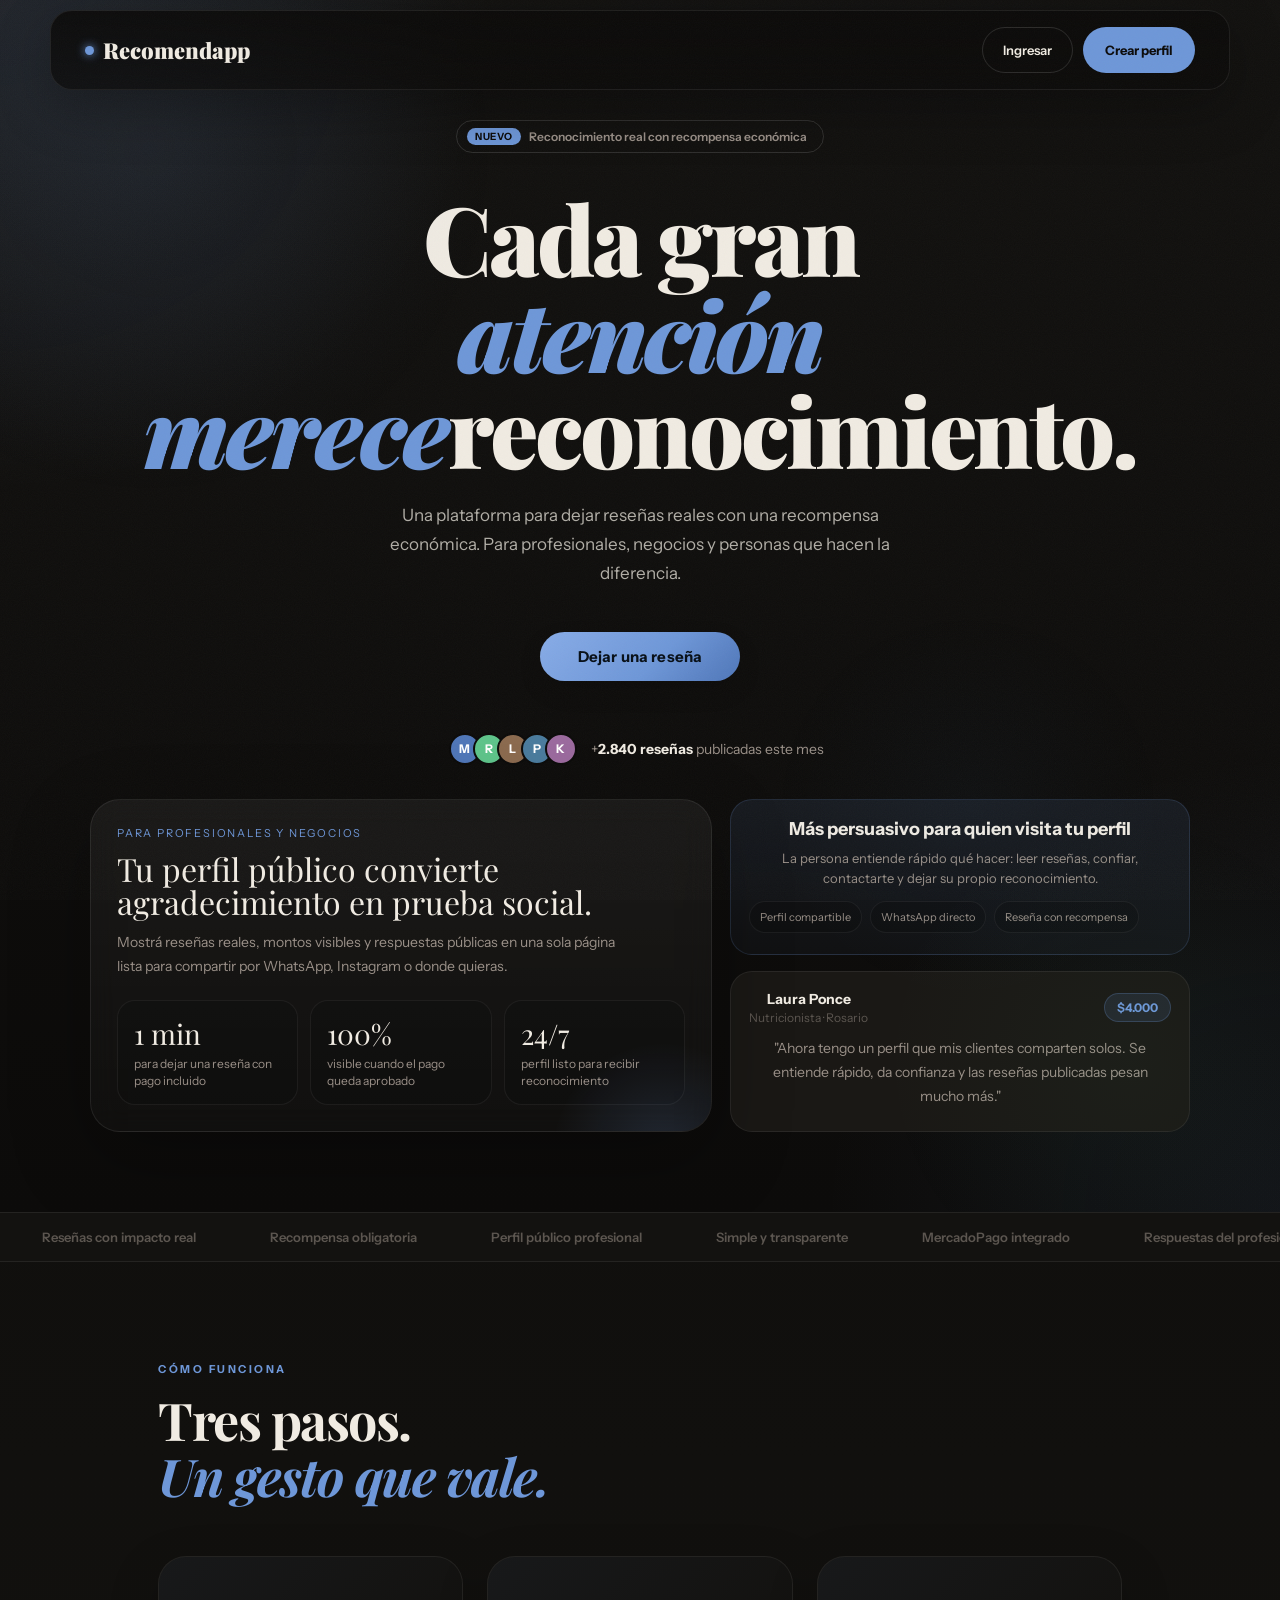
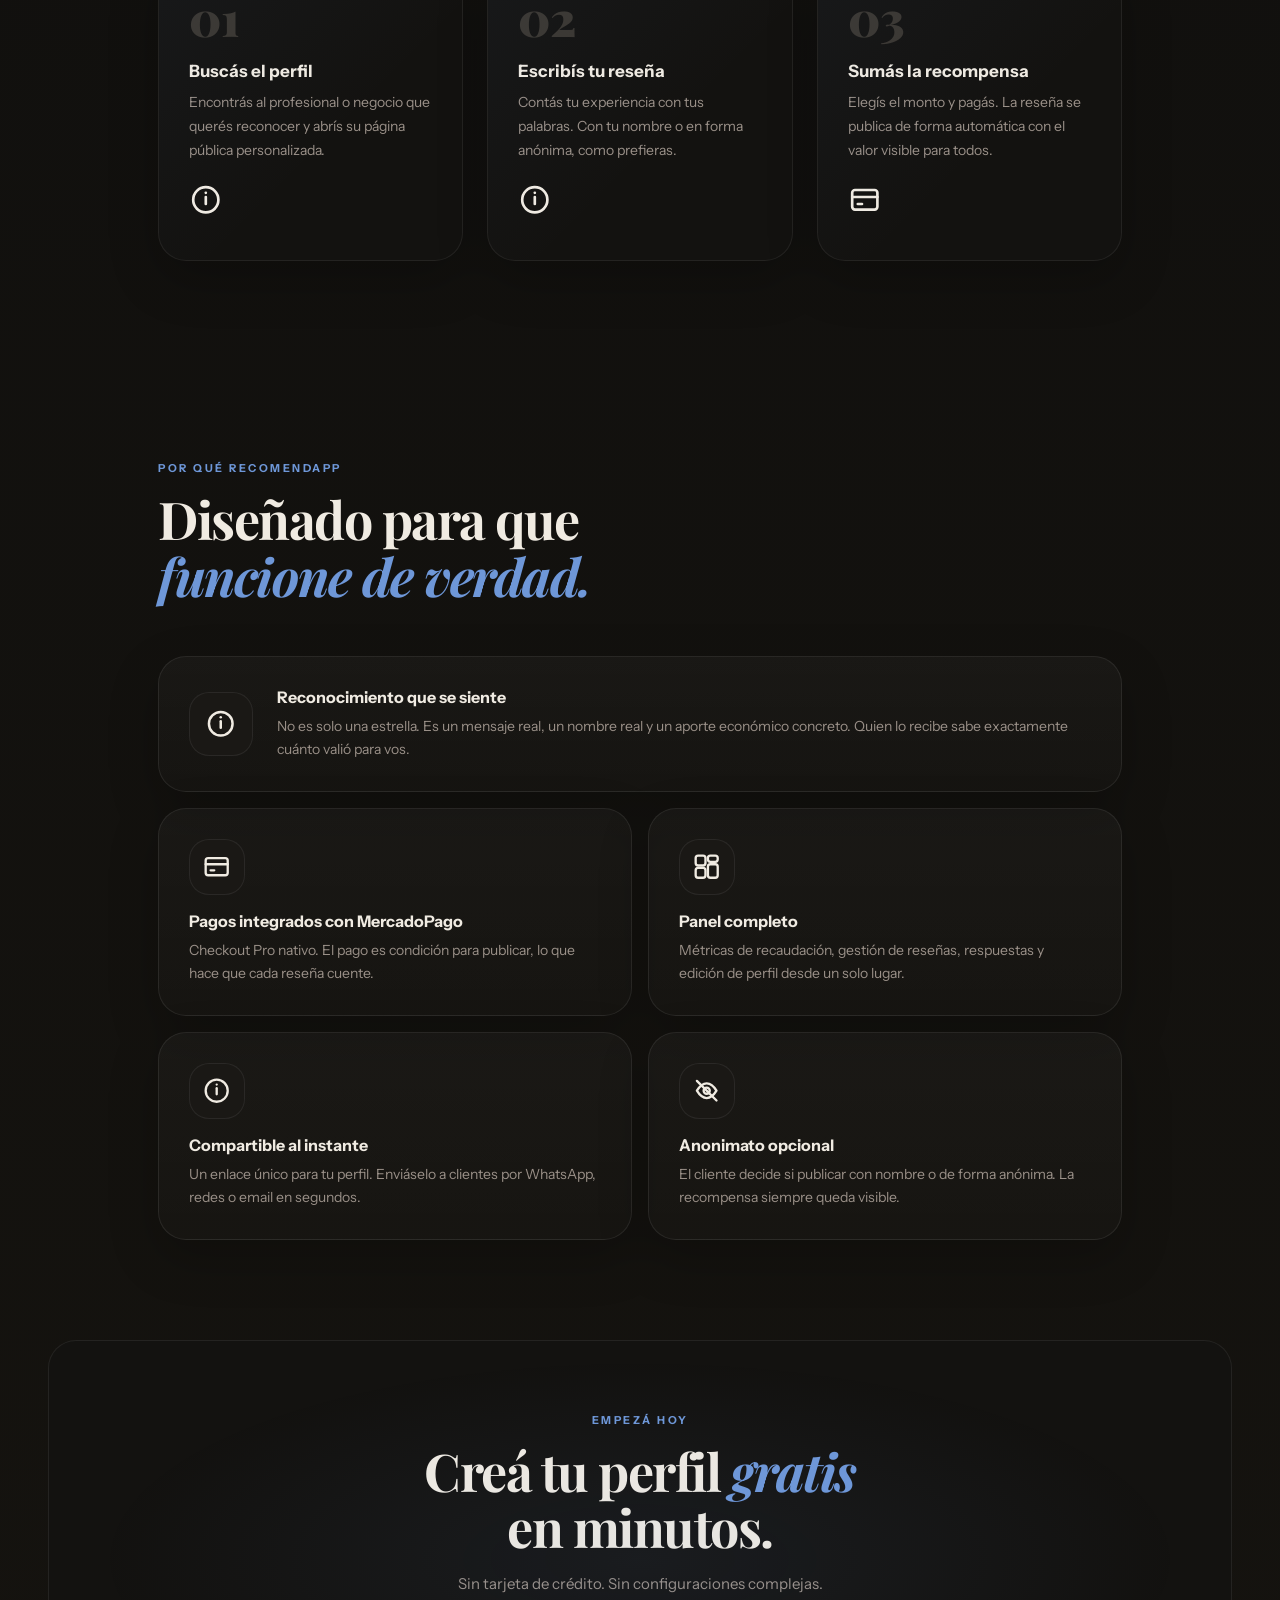
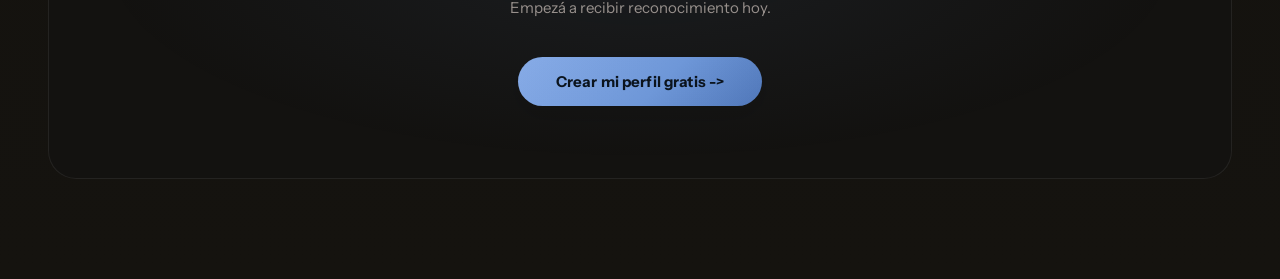
<file: index.html>
<!DOCTYPE html>
<html lang="es">
<head>
<meta charset="UTF-8">
<meta name="viewport" content="width=device-width, initial-scale=1.0">
<title>Recomendapp - Reconocé quien te atendió bien</title>
<meta name="description" content="Descubri perfiles con recomendaciones visibles, resenas reales y reconocimiento economico en Recomendapp.">
<meta property="og:title" content="Recomendapp - Reconocé quien te atendió bien">
<meta property="og:description" content="Descubri perfiles con recomendaciones visibles, resenas reales y reconocimiento economico en Recomendapp.">
<meta property="og:type" content="website">
<meta property="og:url" content="https://recomendapp.netlify.app/">
<meta property="og:image" content="">
<meta name="twitter:card" content="summary_large_image">
<meta name="twitter:title" content="Recomendapp - Reconocé quien te atendió bien">
<meta name="twitter:description" content="Descubri perfiles con recomendaciones visibles, resenas reales y reconocimiento economico en Recomendapp.">
<meta name="twitter:image" content="">
<link rel="canonical" href="https://recomendapp.netlify.app/">
<link rel="preconnect" href="https://fonts.googleapis.com">
<link href="https://fonts.googleapis.com/css2?family=Playfair+Display:ital,wght@0,400;0,700;0,900;1,400;1,700&family=Instrument+Sans:ital,wght@0,300;0,400;0,500;0,600;0,700;1,400&display=swap" rel="stylesheet">
<script src="https://sdk.mercadopago.com/js/v2"></script>
<link rel="stylesheet" href="/styles.css">
</head>
<body class="app-loading">

<div class="app-preloader" id="appPreloader" aria-live="polite" aria-label="Cargando aplicacion">
  <div class="app-preloader-panel">
    <div class="app-preloader-brand">
      <span class="app-preloader-gem"></span>
      <span>Recomendapp</span>
    </div>
    <div class="app-preloader-title">Preparando tu experiencia</div>
    <div class="app-preloader-copy" id="appPreloaderText">Cargando vistas y perfil...</div>
    <div class="app-preloader-bar">
      <span class="app-preloader-bar-fill"></span>
    </div>
  </div>
</div>

<nav class="topnav" id="topnav">
  <div class="logo" onclick="nav('home')">
    <div class="logo-gem"></div>
    Recomendapp
  </div>
  <div class="nav-right" id="navRight"></div>
</nav>

<div class="toast-container" id="toastContainer"></div>

<div class="modal-overlay" id="replyModal">
  <div class="modal">
    <h3>Responder reseña</h3>
    <p class="modal-sub">Tu respuesta será visible públicamente en el perfil</p>
    <div id="modalRevPreview" style="background:var(--surface);border-radius:var(--radius);padding:14px 18px;margin-bottom:18px;font-size:13px;color:var(--text2);line-height:1.6;font-style:italic;"></div>
    <div class="field">
      <label class="field-label">Tu respuesta</label>
      <textarea class="field-textarea" id="replyText" placeholder="Escribí tu respuesta..."></textarea>
    </div>
    <div class="modal-actions">
      <button class="btn btn-ghost btn-md" onclick="closeModal()">Cancelar</button>
      <button class="btn btn-amber btn-md" onclick="submitReply()">Publicar respuesta</button>
    </div>
  </div>
</div>

<div class="modal-overlay" id="mpConfigModal">
  <div class="modal">
    <h3>Configurar MercadoPago</h3>
    <p class="modal-sub">Ingresá tus credenciales para activar los pagos reales en tu perfil.</p>
    <div class="mp-info-box">
      <span class="icon">Info</span>
      <div>Encontrá tus credenciales en <strong>mercadopago.com.ar</strong> -> Tu cuenta -> Credenciales. Usá las credenciales de <strong>Producción</strong> para pagos reales.</div>
    </div>
    <div class="field">
      <label class="field-label">Public Key</label>
      <input class="field-input" id="mpPublicKeyInput" placeholder="APP_USR-xxxxxxxx-xxxx-xxxx-xxxx-xxxxxxxxxxxx" type="text">
      <div class="field-hint">Empieza con APP_USR- y es visible en el frontend</div>
    </div>
    <div class="field">
      <label class="field-label">Access Token</label>
      <div class="field-pw-wrap">
        <input class="field-input" id="mpAccessTokenInput" placeholder="APP_USR-xxxxxxxxxxxx" type="password">
        <button class="pw-toggle" onclick="togglePw('mpAccessTokenInput',this)">Ver</button>
      </div>
      <div class="field-hint">Secreto. Nunca exponerlo en el frontend</div>
    </div>
    <div class="field">
      <label class="field-label">Modo</label>
      <select class="field-select field-input" id="mpModeSelect">
        <option value="sandbox">Sandbox (pruebas)</option>
        <option value="production">Producción (pagos reales)</option>
      </select>
    </div>
    <div class="modal-actions">
      <button class="btn btn-ghost btn-md" onclick="closeMpModal()">Cancelar</button>
      <button class="btn btn-amber btn-md" onclick="saveMpConfig()">Guardar y activar</button>
    </div>
  </div>
</div>

<div class="modal-overlay" id="imageLightbox">
  <div class="modal modal-image">
    <button class="lightbox-close" onclick="closeImageLightbox()">Cerrar</button>
    <div class="lightbox-stage">
      <img id="lightboxImage" alt="Imagen ampliada">
    </div>
  </div>
</div>

<main id="views-root"></main>

<script src="/app.js"></script>
</body>
</html>
</file>
<file: styles.css>
/* �.��.��.��.��.��.��.��.��.��.��.��.��.��.��.��.��.��.��.��.��.��.��.��.��.��.��.��.��.��.��.��.��.��.��.��.��.��.��.��.��.��.��.��.�
   DESIGN TOKENS
�.��.��.��.��.��.��.��.��.��.��.��.��.��.��.��.��.��.��.��.��.��.��.��.��.��.��.��.��.��.��.��.��.��.��.��.��.��.��.��.��.��.��.��.� */
:root {
  --bg:      #0C0B0A;
  --bg2:     #131210;
  --bg3:     #1A1815;
  --bg4:     #222018;
  --surface: #2A2620;
  --border:  rgba(255,255,255,0.07);
  --border2: rgba(255,255,255,0.13);
  --border3: rgba(255,255,255,0.20);

  --amber:      #6E97D8;
  --amber-dark: #4F76B8;
  --amber-glow: rgba(110,151,216,0.20);
  --amber-soft: rgba(110,151,216,0.12);

  --green:      #5EC48A;
  --green-soft: rgba(94,196,138,0.1);
  --red:        #E05C4B;
  --red-soft:   rgba(224,92,75,0.1);
  --blue:       #94B8F0;
  --blue-soft:  rgba(148,184,240,0.16);

  --text:  #F0EBE2;
  --text2: #9A9088;
  --text3: #5C5650;
  --text4: #3A3630;

  --radius-sm: 10px;
  --radius:    14px;
  --radius-lg: 20px;
  --radius-xl: 28px;
}

*, *::before, *::after { margin:0; padding:0; box-sizing:border-box; }
html { scroll-behavior:smooth; }
body {
  font-family: 'Instrument Sans', sans-serif;
  background: var(--bg);
  color: var(--text);
  min-height: 100vh;
  overflow-x: hidden;
}
body::after {
  content:''; position:fixed; inset:0; pointer-events:none; z-index:9999;
  opacity:.03;
  background-image:url("data:image/svg+xml,%3Csvg viewBox='0 0 200 200' xmlns='http://www.w3.org/2000/svg'%3E%3Cfilter id='n'%3E%3CfeTurbulence type='fractalNoise' baseFrequency='.85' numOctaves='4' stitchTiles='stitch'/%3E%3C/filter%3E%3Crect width='100%25' height='100%25' filter='url(%23n)'/%3E%3C/svg%3E");
  background-size:180px;
}
a { text-decoration:none; color:inherit; }
button { font-family:'Instrument Sans',sans-serif; cursor:pointer; }
input, textarea, select { font-family:'Instrument Sans',sans-serif; }
::-webkit-scrollbar { width:6px; }
::-webkit-scrollbar-track { background:var(--bg2); }
::-webkit-scrollbar-thumb { background:var(--surface); border-radius:10px; }

/* �.��.��.��.��.��.��.��.��.��.��.��.��.��.��.��.��.��.��.��.��.��.��.��.��.��.��.��.��.��.��.��.��.��.��.��.��.��.��.��.��.��.��.��.�
   VIEW SYSTEM
�.��.��.��.��.��.��.��.��.��.��.��.��.��.��.��.��.��.��.��.��.��.��.��.��.��.��.��.��.��.��.��.��.��.��.��.��.��.��.��.��.��.��.��.� */
.view { display:none; }
.view.active { display:block; animation: vIn .4s cubic-bezier(.23,1,.32,1) both; }
@keyframes vIn { from { opacity:0; transform:translateY(10px); } to { opacity:1; transform:translateY(0); } }

/* �.��.��.��.��.��.��.��.��.��.��.��.��.��.��.��.��.��.��.��.��.��.��.��.��.��.��.��.��.��.��.��.��.��.��.��.��.��.��.��.��.��.��.��.�
   NAV
�.��.��.��.��.��.��.��.��.��.��.��.��.��.��.��.��.��.��.��.��.��.��.��.��.��.��.��.��.��.��.��.��.��.��.��.��.��.��.��.��.��.��.��.� */
.topnav {
  position:fixed; top:0; left:0; right:0; z-index:400;
  display:flex; align-items:center; justify-content:space-between;
  padding:16px 34px;
  background:linear-gradient(180deg,rgba(12,11,10,.90),rgba(12,11,10,.72));
  backdrop-filter:blur(22px) saturate(1.45);
  border-bottom:1px solid rgba(255,255,255,.08);
  box-shadow:0 14px 44px rgba(0,0,0,.22);
}
.logo {
  display:flex; align-items:center; gap:9px;
  font-family:'Playfair Display',serif;
  font-size:22px; font-weight:900; color:var(--text);
  cursor:pointer; user-select:none;
}
.logo-gem {
  width:9px; height:9px; border-radius:50%;
  background:var(--amber);
  box-shadow:0 0 10px var(--amber);
  animation:gemPulse 2.4s ease-in-out infinite;
}
@keyframes gemPulse {
  0%,100%{ box-shadow:0 0 8px var(--amber); }
  50%{ box-shadow:0 0 22px var(--amber),0 0 44px rgba(110,151,216,.32); }
}
.nav-right { display:flex; align-items:center; gap:10px; }
.nav-link { font-size:13px; font-weight:500; color:var(--text2); padding:8px 14px; border-radius:100px; transition:color .2s, background .2s; cursor:pointer; border:none; background:none; }
.nav-link:hover { color:var(--text); background:rgba(255,255,255,.04); }
.nav-btn-ghost { font-size:13px; font-weight:600; color:var(--text); padding:9px 20px; border-radius:100px; border:1px solid var(--border2); background:none; transition:all .2s; }
.nav-btn-ghost:hover { border-color:var(--border3); background:rgba(255,255,255,.04); }
.nav-btn-amber { font-size:13px; font-weight:700; color:var(--bg); padding:9px 22px; border-radius:100px; border:none; background:var(--amber); transition:all .25s; }
.nav-btn-amber:hover { box-shadow:0 0 24px rgba(110,151,216,.42); transform:translateY(-1px); }
.nav-user { width:34px; height:34px; border-radius:50%; background:linear-gradient(135deg,#4F76B8,#94B8F0); display:flex; align-items:center; justify-content:center; font-family:'Playfair Display',serif; font-size:13px; font-weight:900; color:#fff; border:1px solid rgba(255,255,255,.15); cursor:pointer; transition:box-shadow .2s; }
.nav-user:hover { box-shadow:0 0 0 2px var(--amber); }
.nav-dropdown-wrap { position:relative; }
.nav-dropdown { position:absolute; top:calc(100% + 10px); right:0; background:var(--bg3); border:1px solid var(--border2); border-radius:var(--radius); padding:6px; min-width:200px; box-shadow:0 16px 48px rgba(0,0,0,.5); display:none; z-index:500; }
.nav-dropdown.open { display:block; animation:vIn .2s ease both; }
.dd-item { display:flex; align-items:center; gap:10px; padding:10px 14px; border-radius:var(--radius-sm); font-size:13px; font-weight:500; color:var(--text2); cursor:pointer; transition:all .15s; border:none; background:none; width:100%; text-align:left; }
.dd-item:hover { background:var(--bg4); color:var(--text); }
.dd-item.danger { color:var(--red); }
.dd-item.danger:hover { background:var(--red-soft); }
.dd-sep { height:1px; background:var(--border); margin:4px 0; }

/* �.��.��.��.��.��.��.��.��.��.��.��.��.��.��.��.��.��.��.��.��.��.��.��.��.��.��.��.��.��.��.��.��.��.��.��.��.��.��.��.��.��.��.��.�
   TYPOGRAPHY & SHARED
�.��.��.��.��.��.��.��.��.��.��.��.��.��.��.��.��.��.��.��.��.��.��.��.��.��.��.��.��.��.��.��.��.��.��.��.��.��.��.��.��.��.��.��.� */
.serif { font-family:'Playfair Display',serif; }
.eyebrow { font-size:11px; font-weight:700; letter-spacing:2.5px; text-transform:uppercase; color:var(--amber); }
.section-h { font-family:'Playfair Display',serif; font-size:clamp(32px,5vw,52px); font-weight:700; color:var(--text); line-height:1.08; letter-spacing:-1.5px; }
.section-h em { font-style:italic; color:var(--amber); }

/* �.��.��.��.��.��.��.��.��.��.��.��.��.��.��.��.��.��.��.��.��.��.��.��.��.��.��.��.��.��.��.��.��.��.��.��.��.��.��.��.��.��.��.��.�
   BUTTONS
�.��.��.��.��.��.��.��.��.��.��.��.��.��.��.��.��.��.��.��.��.��.��.��.��.��.��.��.��.��.��.��.��.��.��.��.��.��.��.��.��.��.��.��.� */
.btn { display:inline-flex; align-items:center; justify-content:center; gap:8px; border:none; border-radius:100px; cursor:pointer; font-weight:700; letter-spacing:.01em; transition:all .25s; white-space:nowrap; box-shadow:0 10px 24px rgba(0,0,0,.12); }
.btn-lg { padding:15px 38px; font-size:15px; }
.btn-md { padding:12px 24px; font-size:13px; }
.btn-sm { padding:9px 18px; font-size:12px; }
.btn-amber { background:linear-gradient(135deg,#88ace7,#6E97D8 58%,#4F76B8); color:#081018; }
.btn-amber:hover { box-shadow:0 16px 36px rgba(110,151,216,.34); transform:translateY(-1px); filter:saturate(1.04); }
.btn-ghost { background:rgba(255,255,255,.02); border:1px solid rgba(255,255,255,.12); color:var(--text); }
.btn-ghost:hover { border-color:rgba(255,255,255,.20); background:rgba(255,255,255,.06); }
.btn-surface { background:linear-gradient(180deg,rgba(255,255,255,.04),rgba(255,255,255,.02)); border:1px solid rgba(255,255,255,.08); color:var(--text); }
.btn-surface:hover { border-color:rgba(255,255,255,.16); background:rgba(26,24,21,.92); }
.btn-danger { background:var(--red-soft); border:1px solid rgba(224,92,75,.25); color:var(--red); }
.btn-danger:hover { background:rgba(224,92,75,.18); }
.btn-green { background:var(--green); color:#fff; }
.btn-green:hover { box-shadow:0 0 24px rgba(94,196,138,.4); }
.btn-full { width:100%; border-radius:var(--radius); padding:15px; font-size:15px; }
.btn:disabled { opacity:.5; cursor:not-allowed; transform:none !important; box-shadow:none !important; }

/* �.��.��.��.��.��.��.��.��.��.��.��.��.��.��.��.��.��.��.��.��.��.��.��.��.��.��.��.��.��.��.��.��.��.��.��.��.��.��.��.��.��.��.��.�
   CARD / FORM / FIELD
�.��.��.��.��.��.��.��.��.��.��.��.��.��.��.��.��.��.��.��.��.��.��.��.��.��.��.��.��.��.��.��.��.��.��.��.��.��.��.��.��.��.��.��.� */
.card { background:linear-gradient(180deg,rgba(255,255,255,.03),rgba(255,255,255,.015)); border:1px solid rgba(255,255,255,.08); border-radius:var(--radius-xl); box-shadow:0 22px 56px rgba(0,0,0,.16); }
.card-sm { border-radius:var(--radius-lg); }
.card-body { padding:32px; }
.field { margin-bottom:18px; }
.field-label { display:block; font-size:11px; font-weight:700; letter-spacing:1.2px; text-transform:uppercase; color:var(--text3); margin-bottom:8px; }
.field-input, .field-textarea, .field-select {
  width:100%; padding:13px 16px;
  background:linear-gradient(180deg,rgba(26,24,21,.96),rgba(26,24,21,.88)); border:1px solid rgba(255,255,255,.08);
  border-radius:var(--radius); font-size:14px; color:var(--text);
  outline:none; transition:border-color .2s, background .2s, box-shadow .2s, transform .2s;
  resize:none;
}
.field-input::placeholder, .field-textarea::placeholder { color:var(--text3); }
.field-input:focus, .field-textarea:focus, .field-select:focus {
  border-color:rgba(110,151,216,.38); background:rgba(34,32,24,.98);
  box-shadow:0 0 0 3px rgba(110,151,216,.11), 0 14px 32px rgba(0,0,0,.14);
  transform:translateY(-1px);
}
.field-textarea { height:110px; line-height:1.65; }
.field-select { appearance:none; background-image:url("data:image/svg+xml,%3Csvg xmlns='http://www.w3.org/2000/svg' width='12' height='8' fill='none'%3E%3Cpath d='M1 1l5 5 5-5' stroke='%235C5650' stroke-width='1.5' stroke-linecap='round'/%3E%3C/svg%3E"); background-repeat:no-repeat; background-position:right 14px center; padding-right:36px; cursor:pointer; }
.field-select option { background:var(--bg3); color:var(--text); }
.field-hint { font-size:12px; color:var(--text3); margin-top:6px; }
.field-error { font-size:12px; color:var(--red); margin-top:6px; display:none; }
.field-input.err, .field-textarea.err { border-color:rgba(224,92,75,.4); }
.two-col { display:grid; grid-template-columns:1fr 1fr; gap:14px; }
.three-col { display:grid; grid-template-columns:1fr 1fr 1fr; gap:12px; }
.field-pw-wrap { position:relative; }
.field-pw-wrap .field-input { padding-right:46px; }
.pw-toggle { position:absolute; right:14px; top:50%; transform:translateY(-50%); background:none; border:none; cursor:pointer; color:var(--text3); font-size:16px; transition:color .2s; padding:4px; }
.pw-toggle:hover { color:var(--text2); }

/* SWITCH */
.switch-row { display:flex; align-items:center; justify-content:space-between; padding:14px 18px; background:var(--bg3); border:1px solid var(--border); border-radius:var(--radius); cursor:pointer; transition:border-color .2s; user-select:none; }
.switch-row:hover { border-color:var(--border2); }
.switch-row-left { display:flex; align-items:center; gap:12px; }
.switch-row-icon { font-size:20px; }
.switch-row-title { font-size:14px; font-weight:600; color:var(--text); }
.switch-row-sub { font-size:12px; color:var(--text2); margin-top:2px; }
.switch-track { width:44px; height:24px; border-radius:100px; background:var(--surface); border:1px solid var(--border2); position:relative; flex-shrink:0; transition:background .25s, border-color .25s; }
.switch-track.on { background:var(--amber); border-color:var(--amber); }
.switch-knob { position:absolute; width:18px; height:18px; border-radius:50%; background:var(--text3); top:2px; left:2px; transition:left .25s cubic-bezier(.23,1,.32,1), background .25s; box-shadow:0 1px 4px rgba(0,0,0,.5); }
.switch-track.on .switch-knob { left:22px; background:#fff; }

/* TOAST */
.toast-container { position:fixed; bottom:80px; left:50%; transform:translateX(-50%); display:flex; flex-direction:column; gap:8px; z-index:9000; pointer-events:none; }
.toast { padding:13px 18px; border-radius:22px; font-size:13px; font-weight:700; box-shadow:0 18px 40px rgba(0,0,0,.34); animation:toastIn .3s cubic-bezier(.23,1,.32,1) both; pointer-events:auto; white-space:nowrap; border:1px solid rgba(255,255,255,.08); backdrop-filter:blur(12px); }
.toast.success { background:var(--green); color:#fff; }
.toast.error   { background:var(--red); color:#fff; }
.toast.info    { background:var(--amber); color:var(--bg); }
@keyframes toastIn { from { opacity:0; transform:translateY(12px) scale(.95); } to { opacity:1; transform:translateY(0) scale(1); } }

/* BADGE */
.badge { display:inline-flex; align-items:center; gap:5px; padding:4px 12px; border-radius:100px; font-size:12px; font-weight:700; }
.badge-amber { background:var(--amber-soft); color:var(--amber); border:1px solid rgba(110,151,216,.24); }
.badge-green { background:var(--green-soft); color:var(--green); border:1px solid rgba(94,196,138,.2); }
.badge-red   { background:var(--red-soft);   color:var(--red);   border:1px solid rgba(224,92,75,.2); }
.badge-blue  { background:var(--blue-soft);  color:var(--blue);  border:1px solid rgba(91,159,232,.2); }

/* AVATAR */
.avatar { border-radius:50%; display:flex; align-items:center; justify-content:center; font-family:'Playfair Display',serif; font-weight:900; flex-shrink:0; background:linear-gradient(135deg,#4F76B8,#94B8F0); color:#fff; }
.av-xl { width:112px; height:112px; font-size:42px; }
.av-lg { width:60px; height:60px; font-size:22px; }
.av-md { width:44px; height:44px; font-size:16px; }
.av-sm { width:36px; height:36px; font-size:13px; }
.av-xs { width:28px; height:28px; font-size:11px; }

/* DIVIDER */
.divider { display:flex; align-items:center; gap:14px; margin:22px 0; font-size:12px; color:var(--text3); font-weight:500; }
.divider::before, .divider::after { content:''; flex:1; height:1px; background:var(--border); }

/* �.��.��.��.��.��.��.��.��.��.��.��.��.��.��.��.��.��.��.��.��.��.��.��.��.��.��.��.��.��.��.��.��.��.��.��.��.��.��.��.��.��.��.��.�
   HERO / HOME
�.��.��.��.��.��.��.��.��.��.��.��.��.��.��.��.��.��.��.��.��.��.��.��.��.��.��.��.��.��.��.��.��.��.��.��.��.��.��.��.��.��.��.��.� */
.hero { min-height:100vh; display:flex; flex-direction:column; align-items:center; justify-content:center; text-align:center; padding:120px 24px 80px; position:relative; overflow:hidden; }
.hero-orb { position:absolute; border-radius:50%; pointer-events:none; }
.orb-a { width:700px; height:700px; background:radial-gradient(circle,rgba(110,151,216,.08) 0%,transparent 70%); top:-200px; left:-200px; }
.orb-b { width:500px; height:500px; background:radial-gradient(circle,rgba(94,196,138,.04) 0%,transparent 70%); bottom:-100px; right:-100px; }
.orb-c { width:400px; height:400px; background:radial-gradient(circle,rgba(91,159,232,.03) 0%,transparent 70%); top:50%; left:60%; }
.hero-pill { display:inline-flex; align-items:center; gap:8px; padding:7px 16px 7px 10px; border:1px solid var(--border2); border-radius:100px; font-size:12px; font-weight:600; color:var(--text2); margin-bottom:36px; }
.hero-pill-dot { background:var(--amber); color:var(--bg); font-size:10px; font-weight:800; padding:2px 8px; border-radius:100px; letter-spacing:.5px; }
.hero-h1 { font-family:'Playfair Display',serif; font-size:clamp(52px,8vw,96px); font-weight:900; line-height:1; letter-spacing:-3px; color:var(--text); margin-bottom:24px; }
.hero-h1 .italic { font-style:italic; color:var(--amber); }
.hero-sub { font-size:17px; color:var(--text2); max-width:560px; line-height:1.7; margin-bottom:44px; }
.hero-actions { display:flex; gap:14px; justify-content:center; flex-wrap:wrap; margin-bottom:52px; }
.proof-row { display:flex; align-items:center; gap:14px; }
.hero-showcase { width:min(1100px,100%); margin-top:34px; display:grid; grid-template-columns:1.15fr .85fr; gap:18px; align-items:stretch; }
.hero-panel { background:linear-gradient(180deg,rgba(255,255,255,.05),rgba(255,255,255,.02)); border:1px solid rgba(255,255,255,.08); border-radius:30px; padding:26px; box-shadow:0 28px 80px rgba(0,0,0,.28); text-align:left; backdrop-filter:blur(14px); }
.hero-panel-main { position:relative; overflow:hidden; }
.hero-panel-main::before { content:''; position:absolute; inset:auto -10% -40% auto; width:220px; height:220px; border-radius:50%; background:radial-gradient(circle,rgba(110,151,216,.18) 0%,transparent 72%); pointer-events:none; }
.hero-panel-kicker { font-size:11px; letter-spacing:1.8px; text-transform:uppercase; color:var(--amber); margin-bottom:12px; }
.hero-panel-title { font-family:'Playfair Display',serif; font-size:32px; line-height:1.05; margin-bottom:12px; }
.hero-panel-sub { font-size:14px; color:var(--text2); line-height:1.7; max-width:520px; }
.hero-metrics { margin-top:22px; display:grid; grid-template-columns:repeat(3,1fr); gap:12px; }
.hero-metric { padding:14px 16px; border-radius:18px; background:rgba(12,11,10,.22); border:1px solid rgba(255,255,255,.06); }
.hero-metric-value { font-family:'Playfair Display',serif; font-size:28px; color:var(--text); }
.hero-metric-label { font-size:12px; color:var(--text2); margin-top:4px; line-height:1.4; }
.hero-side-stack { display:grid; gap:16px; }
.hero-mini-card { padding:18px 18px 16px; border-radius:22px; background:linear-gradient(180deg,rgba(110,151,216,.10),rgba(110,151,216,.04)); border:1px solid rgba(110,151,216,.18); }
.hero-mini-card h3 { font-size:18px; margin-bottom:8px; }
.hero-mini-card p { font-size:13px; color:var(--text2); line-height:1.6; margin-bottom:12px; }
.hero-mini-list { display:flex; flex-wrap:wrap; gap:8px; }
.hero-mini-pill { padding:8px 10px; border-radius:999px; background:rgba(12,11,10,.24); border:1px solid rgba(255,255,255,.06); font-size:11px; color:var(--text2); }
.hero-review-card { background:var(--bg3); border:1px solid var(--border); border-radius:22px; padding:18px; }
.hero-review-top { display:flex; align-items:center; justify-content:space-between; gap:12px; margin-bottom:12px; }
.hero-review-name { font-size:14px; font-weight:700; }
.hero-review-role { font-size:12px; color:var(--text3); margin-top:2px; }
.hero-review-copy { font-size:14px; color:var(--text2); line-height:1.7; }
.hero-review-amount { display:inline-flex; align-items:center; gap:6px; padding:6px 12px; border-radius:999px; background:var(--amber-soft); border:1px solid rgba(110,151,216,.24); color:var(--amber); font-size:12px; font-weight:700; }
.proof-avs { display:flex; }
.proof-av { width:32px; height:32px; border-radius:50%; border:2px solid var(--bg); margin-left:-8px; first-child{ margin-left:0; } display:flex; align-items:center; justify-content:center; font-size:12px; font-weight:700; color:#fff; }
.proof-txt { font-size:14px; color:var(--text2); }
.proof-txt strong { color:var(--text); }
.marquee-wrap { overflow:hidden; border-top:1px solid var(--border); border-bottom:1px solid var(--border); padding:16px 0; background:var(--bg2); }
.marquee-inner { display:flex; gap:0; width:max-content; animation:marquee 24s linear infinite; }
@keyframes marquee { to { transform:translateX(-50%); } }
.m-item { padding:0 32px; font-size:13px; font-weight:600; color:var(--text3); white-space:nowrap; display:flex; align-items:center; gap:10px; }
.m-item .star { color:var(--amber); font-size:10px; }
.how-wrap, .feat-wrap { max-width:1060px; margin:0 auto; padding:100px 48px; }
.steps-grid { display:grid; grid-template-columns:repeat(3,1fr); gap:24px; margin-top:52px; }
.step-cell { background:var(--bg2); border:1px solid var(--border); border-radius:var(--radius-xl); padding:36px 30px; position:relative; overflow:hidden; }
.step-cell::before { content:''; position:absolute; inset:0; background:linear-gradient(135deg,rgba(110,151,216,.05) 0%,transparent 60%); }
.step-n { font-family:'Playfair Display',serif; font-size:48px; font-weight:900; color:var(--text4); line-height:1; margin-bottom:20px; }
.step-cell h3 { font-size:17px; font-weight:700; margin-bottom:10px; }
.step-cell p { font-size:14px; color:var(--text2); line-height:1.7; }
.step-em { font-size:32px; margin-top:20px; }
.feat-grid { display:grid; grid-template-columns:1fr 1fr; gap:16px; }
.feat-card { background:linear-gradient(180deg,rgba(255,255,255,.03),rgba(255,255,255,.015)); border:1px solid rgba(255,255,255,.08); border-radius:var(--radius-xl); padding:30px; transition:border-color .2s, transform .2s, box-shadow .2s; box-shadow:0 18px 48px rgba(0,0,0,.14); }
.feat-card:hover { border-color:rgba(255,255,255,.16); transform:translateY(-3px); box-shadow:0 24px 58px rgba(0,0,0,.20); }
.feat-card.wide { display:flex; align-items:center; gap:24px; grid-column:span 2; }
.feat-ico { font-size:28px; width:56px; height:56px; border-radius:var(--radius-lg); background:var(--bg3); border:1px solid var(--border); display:flex; align-items:center; justify-content:center; margin-bottom:16px; }
.feat-card h4 { font-size:16px; font-weight:700; margin-bottom:8px; }
.feat-card p { font-size:14px; color:var(--text2); line-height:1.65; }
.cta-banner { background:var(--bg2); border:1px solid var(--border); border-radius:var(--radius-xl); margin:0 48px 100px; padding:72px 48px; text-align:center; position:relative; overflow:hidden; }
.cta-banner::before { content:''; position:absolute; inset:0; background:radial-gradient(ellipse at center,rgba(110,151,216,.08) 0%,transparent 65%); }

/* AUTH */
.auth-wrap { display:grid; grid-template-columns:1fr 1fr; min-height:100vh; padding-top:0; }
.auth-left { background:var(--bg2); border-right:1px solid var(--border); padding:60px 52px; display:flex; flex-direction:column; justify-content:space-between; position:relative; overflow:hidden; padding-top:100px; }
.auth-left-orb { position:absolute; width:600px; height:600px; border-radius:50%; background:radial-gradient(circle,rgba(110,151,216,.09) 0%,transparent 70%); top:-150px; left:-200px; pointer-events:none; }
.auth-left-quote { font-family:'Playfair Display',serif; font-size:42px; font-weight:900; line-height:1.1; letter-spacing:-1.5px; }
.auth-left-quote em { font-style:italic; color:var(--amber); }
.auth-left-sub { font-size:15px; color:var(--text2); line-height:1.65; margin-top:16px; }
.auth-testimonial { background:var(--surface); border:1px solid var(--border); border-radius:var(--radius-lg); padding:24px; }
.auth-test-text { font-size:14px; color:var(--text2); line-height:1.7; font-style:italic; margin-bottom:16px; }
.auth-test-author { display:flex; align-items:center; gap:10px; }
.auth-test-name { font-size:13px; font-weight:700; color:var(--text); }
.auth-test-role { font-size:11px; color:var(--text3); margin-top:2px; }
.auth-right { display:flex; align-items:center; justify-content:center; padding:48px; padding-top:80px; }
.auth-form-box { width:100%; max-width:420px; }
.auth-form-box h2 { font-family:'Playfair Display',serif; font-size:32px; font-weight:900; letter-spacing:-.5px; margin-bottom:6px; }
.auth-sub { font-size:15px; color:var(--text2); margin-bottom:32px; }
.social-btn { width:100%; padding:13px; border-radius:var(--radius); background:var(--bg3); border:1px solid var(--border2); color:var(--text); font-size:14px; font-weight:600; display:flex; align-items:center; justify-content:center; gap:10px; cursor:pointer; transition:all .2s; margin-bottom:4px; }
.social-btn:hover { border-color:var(--border3); background:var(--bg4); }
.auth-switch { text-align:center; font-size:13px; color:var(--text3); margin-top:20px; }
.auth-link { color:var(--amber); cursor:pointer; font-weight:600; }
.auth-link:hover { text-decoration:underline; }
.plan-cards { display:grid; grid-template-columns:1fr 1fr; gap:12px; margin-bottom:24px; }
.plan-card { padding:20px; border-radius:var(--radius-lg); background:var(--bg3); border:2px solid var(--border); cursor:pointer; transition:all .2s; text-align:center; }
.plan-card.selected { border-color:var(--amber); background:var(--amber-soft); }
.plan-name { font-size:12px; font-weight:700; letter-spacing:1px; text-transform:uppercase; color:var(--text3); margin-bottom:6px; }
.plan-card.selected .plan-name { color:var(--amber); }
.plan-price { font-family:'Playfair Display',serif; font-size:26px; font-weight:900; color:var(--text); margin-bottom:4px; }
.plan-desc { font-size:12px; color:var(--text2); }

/* �.��.��.��.��.��.��.��.��.��.��.��.��.��.��.��.��.��.��.��.��.��.��.��.��.��.��.��.��.��.��.��.��.��.��.��.��.��.��.��.��.��.��.��.�
   PUBLIC PROFILE
�.��.��.��.��.��.��.��.��.��.��.��.��.��.��.��.��.��.��.��.��.��.��.��.��.��.��.��.��.��.��.��.��.��.��.��.��.��.��.��.��.��.��.��.� */
.pub-view { padding-top:80px; }
.pub-cover { height:240px; background:linear-gradient(135deg,#1A1510,#0C0B0A); position:relative; overflow:hidden; background-size:cover; background-position:center; }
.cov-grad { position:absolute; inset:0; background:radial-gradient(ellipse at 30% 50%,rgba(110,151,216,.14) 0%,transparent 65%); }
.cov-pattern { position:absolute; inset:0; background-image:repeating-linear-gradient(45deg,rgba(255,255,255,.01) 0,rgba(255,255,255,.01) 1px,transparent 0,transparent 50%); background-size:20px 20px; }
.cov-dots { position:absolute; inset:0; background-image:radial-gradient(circle,rgba(110,151,216,.10) 1px,transparent 1px); background-size:32px 32px; }
.pub-body { max-width:1120px; margin:0 auto; padding:0 28px 100px; }
.pub-intro-shell {
  margin-top:-76px;
  margin-bottom:22px;
  padding:26px 28px 24px;
  border-radius:32px;
  background:
    radial-gradient(circle at top right, rgba(110,151,216,.18), transparent 34%),
    linear-gradient(180deg, rgba(18,17,15,.92), rgba(18,17,15,.74));
  border:1px solid rgba(255,255,255,.08);
  box-shadow:0 30px 90px rgba(0,0,0,.30);
  backdrop-filter:blur(18px);
}
.pub-top { display:flex; align-items:flex-end; justify-content:space-between; margin-top:-56px; margin-bottom:20px; }
.pub-intro-shell .pub-top { margin-top:0; }
.pub-avatar-wrap { position:relative; }
.pub-avatar { width:112px; height:112px; border-radius:50%; background:linear-gradient(135deg,#4F76B8,#94B8F0); border:4px solid var(--bg); display:flex; align-items:center; justify-content:center; font-family:'Playfair Display',serif; font-size:42px; font-weight:900; color:#fff; background-size:cover; background-position:center; overflow:hidden; }
.pub-av-ring { position:absolute; inset:-6px; border-radius:50%; border:1px solid rgba(110,151,216,.24); }
.pub-action-row { display:flex; gap:10px; }
.pub-name { font-family:'Playfair Display',serif; font-size:clamp(36px,4vw,56px); font-weight:900; letter-spacing:-1.3px; margin-bottom:10px; max-width:820px; line-height:.96; }
.pub-meta { display:flex; align-items:center; gap:10px; font-size:14px; color:var(--text2); flex-wrap:wrap; margin-bottom:16px; }
.meta-dot { width:4px; height:4px; border-radius:50%; background:var(--text3); }
.pub-bio { font-size:15px; color:var(--text2); line-height:1.8; margin-bottom:22px; max-width:720px; }
.pub-tags { display:flex; gap:10px; flex-wrap:wrap; margin-bottom:4px; }
.pub-tag { padding:8px 15px; border-radius:100px; background:rgba(255,255,255,.03); border:1px solid rgba(255,255,255,.08); font-size:12px; font-weight:700; color:#d6d0c9; }
.pub-quickbar { display:flex; align-items:center; justify-content:space-between; gap:22px; margin:0 0 22px; padding:22px 24px; border-radius:26px; background:linear-gradient(135deg,rgba(110,151,216,.10),rgba(255,255,255,.03)); border:1px solid rgba(110,151,216,.14); box-shadow:0 18px 42px rgba(12,11,10,.16); backdrop-filter:blur(14px); position:sticky; top:92px; z-index:20; }
.pub-quickbar-copy strong { display:block; font-size:14px; color:var(--text); margin-bottom:3px; }
.pub-quickbar-copy span { font-size:13px; color:var(--text2); line-height:1.6; }
.pub-quickbar-copy { max-width:620px; }
.pub-quickbar-actions { display:flex; gap:10px; flex-wrap:wrap; margin-left:auto; }
.pub-quickbar-actions-compact { justify-content:center; width:100%; }
.pub-journey { display:grid; grid-template-columns:repeat(3,1fr); gap:12px; margin:0 0 24px; }
.pub-journey-card { padding:18px 18px 16px; border-radius:22px; background:linear-gradient(180deg,rgba(255,255,255,.03),rgba(255,255,255,.015)); border:1px solid var(--border); }
.pub-journey-step { display:inline-flex; align-items:center; justify-content:center; width:28px; height:28px; border-radius:50%; background:var(--amber-soft); border:1px solid rgba(110,151,216,.24); color:var(--amber); font-size:12px; font-weight:800; margin-bottom:10px; }
.pub-journey-card h4 { font-size:16px; margin-bottom:7px; color:var(--text); }
.pub-journey-card p { font-size:13px; color:var(--text2); line-height:1.6; }
.pub-section-head { display:flex; align-items:end; justify-content:space-between; gap:16px; margin:26px 0 14px; }
.pub-section-title { font-family:'Playfair Display',serif; font-size:28px; line-height:1.05; }
.pub-section-sub { font-size:13px; color:var(--text2); line-height:1.6; max-width:560px; margin-top:6px; }
.pub-review-summary { display:flex; flex-wrap:wrap; gap:8px; margin-top:14px; }
.pub-review-pill { padding:8px 12px; border-radius:999px; background:rgba(255,255,255,.03); border:1px solid var(--border); font-size:12px; color:var(--text2); }
.pub-review-tools { display:flex; align-items:center; gap:10px; flex-wrap:wrap; justify-content:flex-end; }
.pub-review-select { min-width:180px; background:var(--bg2); }
.pub-cta-primary { min-width:220px; font-weight:800; box-shadow:0 18px 34px rgba(110,151,216,.22); }
.pub-cta-secondary { min-width:180px; font-weight:700; }
.pub-review-hero { display:grid; grid-template-columns:1.15fr .85fr; gap:18px; margin:0 0 26px; align-items:stretch; }
.pub-review-spotlight,
.pub-review-card { border-radius:28px; padding:24px; position:relative; overflow:hidden; }
.pub-review-spotlight {
  background:
    radial-gradient(circle at 85% 15%, rgba(110,151,216,.18) 0%, transparent 32%),
    linear-gradient(180deg, rgba(255,255,255,.04), rgba(255,255,255,.015));
  border:1px solid rgba(110,151,216,.18);
}
.pub-review-spotlight h2 { font-family:'Playfair Display',serif; font-size:clamp(34px,4vw,50px); line-height:.98; letter-spacing:-1px; margin-bottom:12px; }
.pub-review-spotlight p { font-size:15px; color:var(--text2); line-height:1.75; max-width:560px; }
.pub-review-points { display:grid; grid-template-columns:repeat(3,1fr); gap:10px; margin-top:18px; }
.pub-review-point { padding:14px 16px; border-radius:18px; background:rgba(12,11,10,.24); border:1px solid rgba(255,255,255,.06); }
.pub-review-point strong { display:block; font-size:14px; color:var(--text); margin-bottom:4px; }
.pub-review-point span { font-size:12px; color:var(--text2); line-height:1.5; }
.pub-review-card {
  background:linear-gradient(180deg, rgba(12,11,10,.66), rgba(255,255,255,.02));
  border:1px solid var(--border);
  display:flex;
  flex-direction:column;
  justify-content:space-between;
}
.pub-review-kicker { font-size:11px; letter-spacing:1.8px; text-transform:uppercase; color:var(--amber); margin-bottom:10px; }
.pub-review-card h3 { font-family:'Playfair Display',serif; font-size:28px; line-height:1.05; margin-bottom:10px; }
.pub-review-card p { font-size:14px; color:var(--text2); line-height:1.7; margin-bottom:16px; }
.pub-review-actions { display:flex; flex-direction:column; gap:10px; margin-top:14px; }
.pub-review-mini-proof { display:grid; gap:10px; margin-top:18px; }
.pub-review-mini-proof div { padding:12px 14px; border-radius:16px; background:rgba(255,255,255,.025); border:1px solid rgba(255,255,255,.06); font-size:12px; color:var(--text2); line-height:1.55; }
.pub-review-mini-proof strong { color:var(--text); }
.pub-proof-strip { display:grid; grid-template-columns:repeat(3,1fr); gap:12px; margin:24px 0; }
.pub-proof-strip-profile { margin:0 0 28px; }
.pub-proof-card { background:linear-gradient(180deg,rgba(255,255,255,.03),rgba(255,255,255,.015)); border:1px solid var(--border); border-radius:24px; padding:18px 20px; min-height:132px; display:flex; flex-direction:column; justify-content:space-between; }
.pub-proof-card.highlight { background:linear-gradient(160deg,rgba(110,151,216,.18),rgba(255,255,255,.03)); border-color:rgba(110,151,216,.28); box-shadow:0 18px 40px rgba(12,11,10,.22); }
.pub-proof-kicker { font-size:11px; letter-spacing:1.2px; text-transform:uppercase; color:var(--text3); margin-bottom:8px; }
.pub-proof-value { font-family:'Playfair Display',serif; font-size:28px; font-weight:900; color:var(--text); }
.pub-proof-note { font-size:12px; color:var(--text2); margin-top:4px; line-height:1.5; }
.pub-cred-grid { display:grid; grid-template-columns:1.2fr .8fr; gap:14px; margin:0 0 24px; }
.pub-cred-card { padding:22px 24px; border-radius:24px; background:linear-gradient(180deg,rgba(110,151,216,.08),rgba(255,255,255,.02)); border:1px solid rgba(110,151,216,.14); }
.pub-cred-card.dark { background:linear-gradient(180deg,rgba(12,11,10,.72),rgba(255,255,255,.02)); border-color:rgba(255,255,255,.08); }
.pub-cred-card h3 { font-family:'Playfair Display',serif; font-size:24px; line-height:1.05; margin-bottom:8px; }
.pub-cred-card p { font-size:13px; color:var(--text2); line-height:1.6; }
.pub-cred-points { display:grid; grid-template-columns:repeat(3,1fr); gap:10px; margin-top:14px; }
.pub-cred-point { padding:14px; border-radius:18px; background:rgba(12,11,10,.18); border:1px solid rgba(255,255,255,.05); }
.pub-cred-point strong { display:block; font-size:13px; color:var(--text); margin-bottom:5px; }
.pub-cred-point span { font-size:12px; color:var(--text2); line-height:1.5; }
.pub-trust-grid { display:grid; grid-template-columns:repeat(3,1fr); gap:12px; margin:0 0 24px; }
.pub-trust-item { padding:18px; border-radius:22px; background:linear-gradient(180deg,rgba(255,255,255,.03),rgba(255,255,255,.015)); border:1px solid var(--border); }
.pub-trust-item strong { display:block; font-size:15px; color:var(--text); margin-bottom:6px; }
.pub-trust-item span { font-size:13px; color:var(--text2); line-height:1.55; }
.pub-cta-panel { display:grid; grid-template-columns:1.3fr .9fr; gap:16px; margin:0 0 24px; }
.pub-cta-main,.pub-cta-side { background:linear-gradient(180deg,rgba(110,151,216,.10),rgba(110,151,216,.04)); border:1px solid rgba(110,151,216,.20); border-radius:var(--radius-xl); padding:22px 24px; }
.pub-cta-main h3,.pub-cta-side h3 { font-family:'Playfair Display',serif; font-size:24px; margin-bottom:8px; }
.pub-cta-main p,.pub-cta-side p { font-size:14px; color:var(--text2); line-height:1.65; margin-bottom:16px; }
.pub-cta-points { display:flex; gap:10px; flex-wrap:wrap; margin-bottom:16px; }
.pub-cta-chip { padding:8px 12px; border-radius:999px; background:rgba(12,11,10,.24); border:1px solid rgba(255,255,255,.06); font-size:12px; color:var(--text2); }
.pub-contact-list { display:flex; flex-direction:column; gap:10px; }
.pub-contact-btn { display:flex; align-items:center; justify-content:center; gap:10px; min-height:48px; padding:0 16px; border-radius:var(--radius); background:var(--bg2); border:1px solid var(--border); color:var(--text); font-size:14px; font-weight:700; text-decoration:none; transition:all .2s; }
.pub-contact-btn:hover { border-color:var(--border2); background:var(--bg3); }
.pub-contact-btn.disabled { color:var(--text3); pointer-events:none; }
.pub-why-panel { margin:18px 0 24px; padding:18px 20px; border-radius:24px; background:linear-gradient(180deg,rgba(110,151,216,.08),rgba(255,255,255,.02)); border:1px solid rgba(110,151,216,.14); }
.pub-why-title { font-family:'Playfair Display',serif; font-size:24px; line-height:1.05; margin-bottom:8px; }
.pub-why-sub { font-size:13px; color:var(--text2); line-height:1.65; max-width:760px; margin-bottom:14px; }
.pub-why-grid { display:grid; grid-template-columns:repeat(3,1fr); gap:12px; }
.pub-why-card { padding:16px; border-radius:18px; background:rgba(12,11,10,.16); border:1px solid rgba(255,255,255,.05); }
.pub-why-card h4 { font-size:14px; margin-bottom:6px; }
.pub-why-card p { font-size:12px; color:var(--text2); line-height:1.55; }
.pub-gallery-wrap { margin:32px 0 20px; }
.pub-gallery-head { display:flex; align-items:flex-end; justify-content:space-between; gap:16px; margin-bottom:18px; }
.pub-gallery-title { font-family:'Playfair Display',serif; font-size:30px; font-weight:800; line-height:1.05; }
.pub-gallery-sub { font-size:14px; color:var(--text2); line-height:1.6; max-width:560px; }
.pub-gallery-grid { display:grid; grid-template-columns:repeat(3,1fr); gap:16px; }
.gallery-card { background:linear-gradient(180deg,rgba(255,255,255,.04),rgba(255,255,255,.015)); border:1px solid rgba(255,255,255,.08); border-radius:26px; overflow:hidden; box-shadow:0 22px 54px rgba(0,0,0,.18); }
.gallery-media { aspect-ratio:4/3; background:linear-gradient(135deg,#1d2738,#0f1722); background-size:cover; background-position:center; position:relative; }
.gallery-media-overlay { position:absolute; inset:0; display:flex; align-items:center; justify-content:center; font-size:15px; font-weight:800; color:#fff; background:linear-gradient(180deg,rgba(12,11,10,.16),rgba(12,11,10,.48)); }
.gallery-badge-row { position:absolute; top:14px; left:14px; right:14px; display:flex; justify-content:space-between; gap:8px; }
.gallery-pill { display:inline-flex; align-items:center; gap:6px; padding:7px 10px; border-radius:999px; font-size:11px; font-weight:700; background:rgba(12,11,10,.72); border:1px solid rgba(255,255,255,.08); color:#fff; backdrop-filter:blur(10px); }
.gallery-card-body { padding:18px; }
.gallery-title-row { display:flex; align-items:flex-start; justify-content:space-between; gap:12px; margin-bottom:10px; }
.gallery-title { font-size:16px; font-weight:800; color:var(--text); }
.gallery-price { font-family:'Playfair Display',serif; font-size:24px; color:var(--amber); white-space:nowrap; }
.gallery-desc { font-size:13px; color:var(--text2); line-height:1.65; margin-bottom:14px; min-height:42px; }
.gallery-state-note { font-size:12px; color:var(--text3); line-height:1.55; margin-bottom:12px; }
.gallery-cta { display:flex; gap:10px; flex-wrap:wrap; }
.gallery-empty { padding:24px; border-radius:20px; border:1px dashed var(--border2); background:rgba(255,255,255,.02); color:var(--text2); line-height:1.65; }
.stats-bar { display:flex; gap:0; margin:28px 0; background:linear-gradient(180deg,rgba(255,255,255,.03),rgba(255,255,255,.015)); border:1px solid var(--border); border-radius:var(--radius-lg); overflow:hidden; }
.stat-cell { flex:1; padding:22px 24px; text-align:center; border-right:1px solid var(--border); transition:background .2s; }
.stat-cell:last-child { border-right:none; }
.stat-cell:hover { background:var(--bg3); }
.stat-v { font-family:'Playfair Display',serif; font-size:26px; font-weight:900; color:var(--text); letter-spacing:-1px; display:block; }
.stat-v.gold { color:var(--amber); }
.stat-l { font-size:11px; color:var(--text3); margin-top:4px; font-weight:500; }
.pub-reviews-grid { display:grid; gap:16px; }
.rev-card { background:linear-gradient(180deg,rgba(255,255,255,.03),rgba(255,255,255,.015)); border:1px solid rgba(255,255,255,.08); border-radius:28px; padding:22px; margin-bottom:0; transition:border-color .2s, background .2s, transform .2s, box-shadow .2s; box-shadow:0 18px 48px rgba(0,0,0,.16); }
.rev-card:hover { border-color:rgba(255,255,255,.16); background:rgba(26,24,21,.96); transform:translateY(-2px); }
.rev-card-top { position:relative; border-color:rgba(110,151,216,.34); background:
  radial-gradient(circle at top right, rgba(148,184,240,.14), transparent 30%),
  linear-gradient(180deg,rgba(110,151,216,.12),rgba(255,255,255,.03)); box-shadow:0 28px 68px rgba(12,11,10,.30); }
.rev-card-top::before { content:none; }
.rev-card-top::after { content:''; position:absolute; right:-12px; top:-12px; width:132px; height:132px; border-radius:50%; background:radial-gradient(circle,rgba(148,184,240,.16),transparent 68%); pointer-events:none; }
.rev-card-top .rev-amount { background:linear-gradient(135deg,rgba(110,151,216,.24),rgba(148,184,240,.18)); border-color:rgba(148,184,240,.28); color:#e8f1ff; box-shadow:0 14px 30px rgba(79,118,184,.12); }
.rev-card-top .rev-text { color:var(--text); }
.rev-card-top .rev-name { font-size:17px; }
.rev-card-top .rev-reply { background:rgba(12,11,10,.2); }
.rev-header { display:flex; align-items:flex-start; justify-content:space-between; gap:18px; margin-bottom:14px; }
.rev-left { display:flex; align-items:flex-start; gap:14px; min-width:0; }
.rev-right-meta { display:flex; align-items:flex-end; gap:10px; flex-wrap:wrap; justify-content:flex-end; flex-direction:column; }
.rev-top-badge { display:inline-flex; align-items:center; padding:8px 12px; border-radius:999px; background:linear-gradient(135deg,rgba(110,151,216,.18),rgba(110,151,216,.08)); border:1px solid rgba(110,151,216,.24); color:#d6e4ff; font-size:10px; font-weight:800; letter-spacing:.9px; text-transform:uppercase; box-shadow:0 10px 22px rgba(79,118,184,.10); }
.rev-av-txt { width:48px; height:48px; border-radius:18px; background:var(--surface); border:1px solid var(--border2); display:flex; align-items:center; justify-content:center; font-family:'Playfair Display',serif; font-size:17px; font-weight:700; color:var(--amber); flex-shrink:0; }
.rev-author-meta { min-width:0; }
.rev-name { font-size:14px; font-weight:600; color:var(--text); }
.rev-date { font-size:12px; color:var(--text3); margin-top:4px; }
.rev-contact { display:inline-flex; align-items:center; margin-top:7px; font-size:12px; color:var(--blue); text-decoration:none; }
.rev-location { display:block; color:var(--text2); margin-left:0; }
.rev-amount { display:flex; align-items:center; gap:8px; background:var(--amber-soft); border:1px solid rgba(110,151,216,.24); border-radius:18px; padding:10px 14px; font-size:16px; font-weight:800; color:var(--amber); }
.rev-amount-label { font-size:10px; letter-spacing:1px; text-transform:uppercase; color:#d0d8e8; }
.rev-text { font-size:14px; color:var(--text2); line-height:1.8; max-width:78ch; }
.rev-media { width:100%; aspect-ratio:16/10; margin-top:14px; border-radius:18px; background:linear-gradient(135deg,#1d2738,#0f1722); background-size:cover; background-position:center; border:1px solid var(--border); }
.rev-media { position:relative; cursor:pointer; overflow:hidden; }
.rev-media-zoom { position:absolute; right:12px; bottom:12px; padding:7px 10px; border-radius:999px; background:rgba(12,11,10,.72); border:1px solid rgba(255,255,255,.08); color:#fff; font-size:11px; font-weight:700; letter-spacing:.4px; }
.rev-reply { margin-top:12px; padding:12px 14px; background:var(--surface); border-radius:14px; border-left:2px solid var(--amber); }
.rev-reply-label { font-size:11px; font-weight:700; color:var(--amber); letter-spacing:.8px; text-transform:uppercase; margin-bottom:4px; }
.rev-reply-text { font-size:12px; color:var(--text2); line-height:1.55; }

/* �.��.��.��.��.��.��.��.��.��.��.��.��.��.��.��.��.��.��.��.��.��.��.��.��.��.��.��.��.��.��.��.��.��.��.��.��.��.��.��.��.��.��.��.�
   FORM
�.��.��.��.��.��.��.��.��.��.��.��.��.��.��.��.��.��.��.��.��.��.��.��.��.��.��.��.��.��.��.��.��.��.��.��.��.��.��.��.��.��.��.��.� */
.form-view { min-height:100vh; padding:100px 24px 80px; display:flex; align-items:flex-start; justify-content:center; position:relative; }
.form-view::before { content:''; position:absolute; top:0; left:50%; transform:translateX(-50%); width:800px; height:500px; pointer-events:none; background:radial-gradient(ellipse,rgba(110,151,216,.06) 0%,transparent 70%); }
.form-wrap { width:100%; max-width:600px; }
.form-profile-header { background:var(--bg2); border:1px solid var(--border); border-radius:var(--radius-xl) var(--radius-xl) 0 0; padding:20px 28px; display:flex; align-items:center; gap:14px; border-bottom:none; }
.form-fastlane { display:flex; align-items:center; justify-content:space-between; gap:16px; margin-bottom:22px; padding:16px 18px; border-radius:var(--radius-lg); background:linear-gradient(180deg,rgba(110,151,216,.10),rgba(110,151,216,.03)); border:1px solid rgba(110,151,216,.18); }
.form-top-actions { display:flex; justify-content:space-between; gap:10px; flex-wrap:wrap; margin-bottom:18px; }
.form-fastlane-copy h3 { font-size:17px; margin-bottom:4px; }
.form-fastlane-copy p { font-size:13px; color:var(--text2); line-height:1.55; }
.form-fastlane-badges { display:flex; flex-wrap:wrap; gap:8px; justify-content:flex-end; }
.form-fastlane-badge { padding:7px 10px; border-radius:999px; background:rgba(12,11,10,.24); border:1px solid rgba(255,255,255,.06); font-size:11px; letter-spacing:.6px; text-transform:uppercase; color:var(--text2); }
.form-section-head { display:flex; align-items:flex-end; justify-content:space-between; gap:16px; margin:0 0 12px; }
.form-section-head.compact { margin-top:6px; }
.form-section-kicker { display:inline-flex; font-size:11px; letter-spacing:1.4px; text-transform:uppercase; color:var(--text3); font-weight:800; margin-bottom:6px; }
.form-section-title { font-family:'Playfair Display',serif; font-size:24px; line-height:1.05; color:var(--text); }
.form-section-side { max-width:220px; font-size:12px; color:var(--text2); line-height:1.55; text-align:right; }
.field-textarea-lg { min-height:170px; }
.form-reward-card { display:grid; grid-template-columns:160px 1fr; gap:16px; margin:0 0 20px; padding:16px; border-radius:22px; background:linear-gradient(180deg,rgba(110,151,216,.12),rgba(255,255,255,.02)); border:1px solid rgba(110,151,216,.18); box-shadow:0 24px 56px rgba(12,11,10,.16); }
.form-reward-media { min-height:148px; border-radius:18px; background:linear-gradient(135deg,#1d2738,#0f1722); background-size:cover; background-position:center; border:1px solid rgba(255,255,255,.07); }
.form-reward-kicker { display:inline-flex; margin-bottom:8px; font-size:11px; letter-spacing:1.4px; text-transform:uppercase; color:var(--amber); font-weight:800; }
.form-reward-copy h3 { font-family:'Playfair Display',serif; font-size:24px; margin-bottom:8px; line-height:1.05; }
.form-reward-copy p { font-size:13px; color:var(--text2); line-height:1.65; }
.form-reward-note { margin-top:12px; padding:10px 12px; border-radius:14px; background:rgba(12,11,10,.18); border:1px solid rgba(255,255,255,.06); font-size:12px; color:var(--text2); line-height:1.55; }
.form-reward-actions { margin-top:14px; display:flex; gap:10px; flex-wrap:wrap; }
.form-prof-info .name { font-size:15px; font-weight:700; color:var(--text); }
.form-prof-info .role { font-size:12px; color:var(--text2); margin-top:2px; }
.form-body { background:var(--bg2); border:1px solid var(--border); border-radius:0 0 var(--radius-xl) var(--radius-xl); padding:32px 36px 40px; box-shadow:0 30px 80px rgba(12,11,10,.22); }
.field-inline-help { font-size:12px; color:var(--text3); margin:-6px 0 14px; line-height:1.5; }
.review-quick-prompts { display:flex; gap:8px; flex-wrap:wrap; margin:12px 0 18px; }
.review-prompt-chip { padding:8px 12px; border-radius:999px; background:var(--bg3); border:1px solid var(--border); color:var(--text2); font-size:12px; font-weight:600; cursor:pointer; transition:all .2s; }
.review-prompt-chip:hover { border-color:var(--border2); color:var(--text); transform:translateY(-1px); }
.form-speed-note { margin-top:16px; padding:14px 16px; border-radius:var(--radius); background:var(--surface); border:1px solid var(--border); font-size:12px; color:var(--text2); line-height:1.55; }
.form-public-reviews { margin-top:24px; padding-top:20px; border-top:1px solid var(--border); }
.form-public-reviews-head { display:flex; align-items:end; justify-content:space-between; gap:16px; margin-bottom:16px; }
.form-public-reviews-meta { max-width:220px; font-size:12px; color:var(--text3); line-height:1.55; text-align:right; }
.review-scroll-sentinel { width:100%; height:1px; margin-top:8px; }
.gallery-editor { margin-top:24px; padding:20px; border-radius:22px; background:linear-gradient(180deg,rgba(255,255,255,.03),rgba(255,255,255,.015)); border:1px solid var(--border); }
.gallery-editor-head { display:flex; align-items:flex-end; justify-content:space-between; gap:14px; margin-bottom:18px; }
.gallery-editor-title { font-family:'Playfair Display',serif; font-size:24px; }
.gallery-editor-sub { font-size:13px; color:var(--text2); line-height:1.6; max-width:560px; }
.gallery-admin-list { display:grid; gap:14px; margin-top:18px; }
.gallery-admin-card { display:grid; grid-template-columns:120px 1fr auto; gap:16px; align-items:center; padding:16px; border-radius:18px; background:var(--bg3); border:1px solid var(--border); }
.gallery-admin-thumb { width:120px; height:88px; border-radius:14px; background:linear-gradient(135deg,#1d2738,#0f1722); background-size:cover; background-position:center; }
.gallery-admin-title { font-size:15px; font-weight:700; color:var(--text); margin-bottom:6px; }
.gallery-admin-meta { font-size:12px; color:var(--text2); line-height:1.5; }
.gallery-admin-actions { display:flex; gap:10px; flex-wrap:wrap; }
.gallery-admin-empty { padding:18px; border-radius:16px; border:1px dashed var(--border2); color:var(--text2); background:rgba(255,255,255,.02); }
.amount-grid { display:grid; grid-template-columns:repeat(4,1fr); gap:8px; margin-bottom:10px; }
.amt-pill { padding:12px 6px; text-align:center; border-radius:var(--radius); background:var(--bg3); border:1.5px solid var(--border); font-size:13px; font-weight:700; color:var(--text2); cursor:pointer; transition:all .2s; }
.amt-pill:hover { border-color:var(--border2); color:var(--text); }
.amt-pill.sel { background:var(--amber-soft); border-color:var(--amber); color:var(--amber); box-shadow:0 0 12px rgba(110,151,216,.18); }
.custom-amt { display:flex; align-items:center; background:var(--bg3); border:1px solid var(--border); border-radius:var(--radius); overflow:hidden; margin-bottom:18px; transition:border-color .2s; }
.custom-amt:focus-within { border-color:rgba(110,151,216,.36); box-shadow:0 0 0 3px rgba(110,151,216,.10); }
.custom-amt-sym { padding:0 14px; color:var(--text3); font-size:15px; font-weight:700; border-right:1px solid var(--border); white-space:nowrap; }
.custom-amt input { flex:1; padding:13px 14px; background:none; border:none; color:var(--text); font-size:14px; outline:none; }
.custom-amt input::placeholder { color:var(--text3); }
.pay-chips { display:flex; gap:8px; flex-wrap:wrap; margin-bottom:24px; }
.pay-chip { display:flex; align-items:center; gap:7px; padding:10px 16px; border-radius:var(--radius); background:var(--bg3); border:1.5px solid var(--border); font-size:13px; font-weight:500; color:var(--text2); cursor:pointer; transition:all .2s; }
.pay-chip:hover { border-color:var(--border2); color:var(--text); }
.pay-chip.sel { background:var(--amber-soft); border-color:rgba(110,151,216,.36); color:var(--amber); }
.ui-icon { display:inline-flex; width:1.05em; height:1.05em; align-items:center; justify-content:center; }
.ui-icon svg { width:100%; height:100%; }
.review-upload-grid { display:grid; grid-template-columns:1fr 1fr; gap:14px; margin:16px 0 18px; }
.review-upload-preview { margin-top:10px; min-height:150px; border-radius:18px; border:1px dashed var(--border2); background:rgba(255,255,255,.02); display:flex; align-items:center; justify-content:center; color:var(--text3); font-size:12px; background-size:cover; background-position:center; overflow:hidden; }
.review-upload-preview.has-image { border-style:solid; color:transparent; }
.review-upload-preview-avatar { min-height:120px; }
.form-submit { width:100%; padding:16px; border-radius:var(--radius-lg); background:var(--amber); color:var(--bg); border:none; font-size:15px; font-weight:700; cursor:pointer; display:flex; align-items:center; justify-content:center; gap:10px; transition:all .25s; position:relative; overflow:hidden; }
.form-submit::after { content:''; position:absolute; inset:0; background:rgba(255,255,255,.12); transform:translateX(-100%); transition:transform .4s; }
.form-submit:hover::after { transform:translateX(0); }
.form-submit:hover { box-shadow:0 0 40px rgba(110,151,216,.36); transform:translateY(-1px); }
.form-submit:disabled { opacity:.5; cursor:not-allowed; transform:none; box-shadow:none; }
.form-disclaimer { text-align:center; font-size:12px; color:var(--text3); margin-top:14px; line-height:1.5; }
.form-disclaimer a { color:var(--text2); text-decoration:underline; cursor:pointer; }

/* MP Brick container */
#mp-brick-container { margin-bottom:20px; min-height:60px; }
.mp-info-box { background:rgba(91,159,232,.08); border:1px solid rgba(91,159,232,.2); border-radius:var(--radius); padding:14px 18px; margin-bottom:20px; font-size:13px; color:var(--blue); display:flex; align-items:flex-start; gap:10px; }
.mp-info-box .icon { flex-shrink:0; font-size:16px; }
.form-credibility-box { margin-top:0; margin-bottom:20px; }

/* �.��.��.��.��.��.��.��.��.��.��.��.��.��.��.��.��.��.��.��.��.��.��.��.��.��.��.��.��.��.��.��.��.��.��.��.��.��.��.��.��.��.��.��.�
   CONFIRMATION
�.��.��.��.��.��.��.��.��.��.��.��.��.��.��.��.��.��.��.��.��.��.��.��.��.��.��.��.��.��.��.��.��.��.��.��.��.��.��.��.��.��.��.��.� */
.confirm-view { min-height:100vh; display:flex; align-items:center; justify-content:center; padding:100px 24px; position:relative; overflow:hidden; }
.confirm-bg { position:absolute; width:700px; height:700px; border-radius:50%; top:50%; left:50%; transform:translate(-50%,-50%); background:radial-gradient(circle,rgba(94,196,138,.05) 0%,transparent 70%); pointer-events:none; }
.confirm-card { text-align:center; max-width:520px; width:100%; background:var(--bg2); border:1px solid var(--border); border-radius:var(--radius-xl); padding:60px 52px; position:relative; box-shadow:0 32px 80px rgba(0,0,0,.45); }
.confirm-card::before { content:''; position:absolute; top:-1px; left:50%; transform:translateX(-50%); width:200px; height:2px; background:linear-gradient(90deg,transparent,var(--green),transparent); }
.confirm-icon { width:80px; height:80px; border-radius:50%; background:var(--green-soft); border:1px solid rgba(94,196,138,.25); display:flex; align-items:center; justify-content:center; font-size:32px; margin:0 auto 28px; animation:popIn .5s cubic-bezier(.175,.885,.32,1.275) both; }
@keyframes popIn { from{opacity:0;transform:scale(.4)} to{opacity:1;transform:scale(1)} }
.confirm-card h2 { font-family:'Playfair Display',serif; font-size:32px; font-weight:900; letter-spacing:-.5px; margin-bottom:12px; }
.confirm-card .c-sub { font-size:15px; color:var(--text2); line-height:1.65; margin-bottom:24px; }
.confirm-summary { background:var(--surface); border:1px solid var(--border); border-radius:var(--radius-lg); padding:20px 24px; margin-bottom:28px; text-align:left; }
.confirm-reward-box { display:flex; align-items:center; justify-content:space-between; gap:14px; margin:0 0 22px; padding:16px 18px; border-radius:20px; background:linear-gradient(180deg,rgba(110,151,216,.12),rgba(255,255,255,.02)); border:1px solid rgba(110,151,216,.18); text-align:left; }
.confirm-reward-copy strong { display:block; font-size:16px; color:var(--text); margin-bottom:4px; }
.confirm-reward-copy p { font-size:12px; color:var(--text2); line-height:1.55; }
.cs-row { display:flex; justify-content:space-between; align-items:center; font-size:14px; padding:8px 0; border-bottom:1px solid var(--border); }
.cs-row:last-child { border-bottom:none; padding-bottom:0; }
.cs-label { color:var(--text2); }
.cs-value { font-weight:600; color:var(--text); }
.cs-value.gold { color:var(--amber); font-family:'Playfair Display',serif; font-size:18px; }
.confirm-btns { display:flex; flex-direction:column; gap:10px; }

/* �.��.��.��.��.��.��.��.��.��.��.��.��.��.��.��.��.��.��.��.��.��.��.��.��.��.��.��.��.��.��.��.��.��.��.��.��.��.��.��.��.��.��.��.�
   DASHBOARD
�.��.��.��.��.��.��.��.��.��.��.��.��.��.��.��.��.��.��.��.��.��.��.��.��.��.��.��.��.��.��.��.��.��.��.��.��.��.��.��.��.��.��.��.� */
.dash-view { padding-top:80px; min-height:100vh; }
.dash-inner { max-width:1080px; margin:0 auto; padding:48px 28px 100px; }
.dash-top { display:flex; align-items:center; justify-content:space-between; margin-bottom:40px; }
.dash-top-left { display:flex; align-items:center; gap:16px; }
.dash-title { font-family:'Playfair Display',serif; font-size:28px; font-weight:900; letter-spacing:-.5px; }
.dash-subtitle { font-size:13px; color:var(--text2); margin-top:3px; }
.dash-top-right { display:flex; gap:10px; }
.metrics-row { display:grid; grid-template-columns:repeat(4,1fr); gap:14px; margin-bottom:32px; }
.metric { background:var(--bg2); border:1px solid var(--border); border-radius:var(--radius-xl); padding:26px 26px 22px; transition:border-color .2s; position:relative; overflow:hidden; }
.metric::after { content:''; position:absolute; inset:0; background:linear-gradient(135deg,rgba(110,151,216,.04) 0%,transparent 60%); }
.metric:hover { border-color:var(--border2); }
.metric.highlight { border-color:rgba(110,151,216,.24); background:linear-gradient(135deg,rgba(110,151,216,.12) 0%,rgba(110,151,216,.06) 100%); }
.metric.highlight::after { display:none; }
.m-label { font-size:11px; font-weight:700; letter-spacing:1.5px; text-transform:uppercase; color:var(--text3); margin-bottom:14px; }
.m-value { font-family:'Playfair Display',serif; font-size:34px; font-weight:900; color:var(--text); letter-spacing:-1px; line-height:1; }
.metric.highlight .m-value { color:var(--amber); }
.m-sub { font-size:12px; color:var(--text3); margin-top:8px; }
.m-sub.up { color:var(--green); }
.m-sub.down { color:var(--red); }
.dash-tabs { display:flex; gap:4px; background:var(--bg2); border:1px solid var(--border); border-radius:100px; padding:4px; margin-bottom:28px; width:fit-content; }
.d-tab { padding:9px 22px; border-radius:100px; font-size:13px; font-weight:600; color:var(--text2); border:none; background:none; cursor:pointer; transition:all .2s; }
.d-tab.act { background:var(--amber); color:var(--bg); }
.d-tab:hover:not(.act) { color:var(--text); }
.dash-grid { display:grid; grid-template-columns:1fr 340px; gap:20px; }
.dash-main { display:flex; flex-direction:column; gap:16px; }
.dash-side { display:flex; flex-direction:column; gap:16px; }
.dash-panel { background:var(--bg2); border:1px solid var(--border); border-radius:var(--radius-xl); padding:28px; }
.dash-spotlight-panel { position:relative; overflow:hidden; background:linear-gradient(180deg,rgba(110,151,216,.14),rgba(255,255,255,.03)); border-color:rgba(110,151,216,.22); box-shadow:0 28px 54px rgba(12,11,10,.18); }
.dash-spotlight-panel::before { content:''; position:absolute; inset:auto -40px -60px auto; width:180px; height:180px; border-radius:50%; background:radial-gradient(circle,rgba(148,184,240,.18),transparent 70%); pointer-events:none; }
.dash-spotlight-copy { margin-bottom:16px; }
.dash-spotlight-amount { font-family:'Playfair Display',serif; font-size:42px; font-weight:900; color:#dce9ff; line-height:1; text-shadow:0 10px 28px rgba(79,118,184,.18); }
.dash-spotlight-sub { font-size:12px; color:var(--text3); margin-top:8px; text-transform:uppercase; letter-spacing:1.2px; }
.panel-title { font-family:'Playfair Display',serif; font-size:18px; font-weight:700; margin-bottom:20px; display:flex; align-items:center; justify-content:space-between; }
.panel-title-right { font-family:'Instrument Sans',sans-serif; font-size:12px; color:var(--amber); font-weight:600; cursor:pointer; }
.d-rev-item { padding:16px 0; border-bottom:1px solid var(--border); display:flex; gap:14px; align-items:flex-start; }
.d-rev-item:last-child { border-bottom:none; padding-bottom:0; }
.d-rev-body { flex:1; }
.d-rev-top { display:flex; align-items:center; gap:10px; margin-bottom:6px; flex-wrap:wrap; }
.d-rev-name { font-size:14px; font-weight:600; color:var(--text); }
.d-rev-text { font-size:13px; color:var(--text2); line-height:1.55; }
.d-rev-actions { display:flex; gap:8px; margin-top:10px; }
.d-rev-btn { font-size:12px; font-weight:600; padding:5px 14px; border-radius:100px; border:1px solid var(--border); background:var(--bg3); color:var(--text2); cursor:pointer; transition:all .2s; }
.d-rev-btn:hover { border-color:var(--border2); color:var(--text); }
.d-rev-btn.primary { border-color:rgba(110,151,216,.36); background:var(--amber-soft); color:var(--amber); }
.chart-bars { display:flex; align-items:flex-end; gap:6px; height:100px; padding-top:10px; }
.chart-bar-wrap { display:flex; flex-direction:column; align-items:center; gap:6px; flex:1; }
.chart-bar { width:100%; border-radius:4px 4px 0 0; background:var(--amber-soft); border-top:2px solid rgba(110,151,216,.32); transition:background .3s; position:relative; overflow:hidden; }
.chart-bar::after { content:''; position:absolute; inset:0; background:linear-gradient(180deg,var(--amber) 0%,transparent 40%); opacity:.15; }
.chart-bar:hover { background:var(--amber-glow); }
.pay-row { display:flex; align-items:center; justify-content:space-between; padding:13px 0; border-bottom:1px solid var(--border); }
.pay-row:last-child { border-bottom:none; }
.pay-row-left { display:flex; align-items:center; gap:12px; }
.pay-row-info .pay-row-name { font-size:13px; font-weight:600; color:var(--text); }
.pay-row-info .pay-row-date { font-size:11px; color:var(--text3); margin-top:2px; }
.pay-row-amount { font-size:14px; font-weight:700; color:var(--green); font-family:'Playfair Display',serif; }
.link-copy-row { display:flex; gap:0; background:var(--bg3); border:1px solid var(--border); border-radius:var(--radius); overflow:hidden; margin-bottom:16px; }
.link-copy-row span { flex:1; padding:12px 14px; font-size:12px; color:var(--text2); overflow:hidden; text-overflow:ellipsis; white-space:nowrap; }
.link-copy-btn { padding:12px 16px; background:var(--bg4); border:none; border-left:1px solid var(--border); color:var(--amber); font-size:12px; font-weight:700; cursor:pointer; white-space:nowrap; transition:background .2s; }
.link-copy-btn:hover { background:var(--amber-soft); }

/* �.��.��.��.��.��.��.��.��.��.��.��.��.��.��.��.��.��.��.��.��.��.��.��.��.��.��.��.��.��.��.��.��.��.��.��.��.��.��.��.��.��.��.��.�
   SETTINGS �?" MERCADOPAGO
�.��.��.��.��.��.��.��.��.��.��.��.��.��.��.��.��.��.��.��.��.��.��.��.��.��.��.��.��.��.��.��.��.��.��.��.��.��.��.��.��.��.��.��.� */
.settings-view { padding-top:80px; min-height:100vh; }
.settings-inner { max-width:860px; margin:0 auto; padding:48px 28px 100px; }
.settings-nav { display:flex; flex-direction:column; gap:2px; }
.s-nav-item { display:flex; align-items:center; gap:10px; padding:12px 14px; border-radius:var(--radius); cursor:pointer; font-size:14px; font-weight:500; color:var(--text2); transition:all .2s; border:none; background:none; text-align:left; }
.s-nav-item:hover { background:var(--bg3); color:var(--text); }
.s-nav-item.act { background:var(--bg3); color:var(--text); }
.settings-grid { display:grid; grid-template-columns:220px 1fr; gap:28px; margin-top:12px; }
.settings-panel { background:var(--bg2); border:1px solid var(--border); border-radius:var(--radius-xl); padding:32px; }
.settings-panel h3 { font-family:'Playfair Display',serif; font-size:22px; font-weight:700; margin-bottom:6px; }
.settings-panel .s-sub { font-size:14px; color:var(--text2); margin-bottom:28px; }
.s-section-title { font-size:11px; font-weight:700; letter-spacing:1.5px; text-transform:uppercase; color:var(--text3); margin:24px 0 14px; }
.s-section-title:first-child { margin-top:0; }
.danger-zone { border-color:rgba(224,92,75,.2); background:rgba(224,92,75,.03); }
.danger-zone h3 { color:var(--red); }

/* MP Config badge */
.mp-status { display:inline-flex; align-items:center; gap:8px; padding:8px 16px; border-radius:100px; font-size:13px; font-weight:700; margin-bottom:20px; }
.mp-status.connected { background:var(--green-soft); color:var(--green); border:1px solid rgba(94,196,138,.25); }
.mp-status.disconnected { background:var(--red-soft); color:var(--red); border:1px solid rgba(224,92,75,.25); }
.mp-status.configured { background:var(--amber-soft); color:var(--amber); border:1px solid rgba(110,151,216,.24); }

/* MODALS */
.modal-overlay { position:fixed; inset:0; background:rgba(0,0,0,.7); z-index:700; display:none; align-items:center; justify-content:center; padding:24px; backdrop-filter:blur(8px); }
.modal-overlay.open { display:flex; animation:vIn .25s ease both; }
.modal { background:linear-gradient(180deg,rgba(19,18,16,.98),rgba(19,18,16,.94)); border:1px solid rgba(255,255,255,.10); border-radius:32px; padding:36px; max-width:520px; width:100%; box-shadow:0 36px 86px rgba(0,0,0,.50); }
.modal h3 { font-family:'Playfair Display',serif; font-size:22px; font-weight:700; margin-bottom:6px; }
.modal .modal-sub { font-size:13px; color:var(--text2); margin-bottom:24px; }
.modal-actions { display:flex; gap:10px; margin-top:24px; justify-content:flex-end; }
.modal-rev-preview { background:var(--surface); border-radius:var(--radius); padding:14px 18px; margin-bottom:18px; font-size:13px; color:var(--text2); line-height:1.6; font-style:italic; }

/* SEARCH */
.search-view { padding-top:80px; min-height:100vh; }
.search-inner { max-width:860px; margin:0 auto; padding:48px 28px 100px; }
.search-bar-wrap { display:flex; gap:12px; margin-bottom:32px; }
.search-bar { flex:1; padding:14px 20px; background:var(--bg2); border:1.5px solid var(--border2); border-radius:var(--radius-lg); font-size:15px; color:var(--text); outline:none; transition:all .2s; }
.search-bar::placeholder { color:var(--text3); }
.search-bar:focus { border-color:rgba(110,151,216,.36); box-shadow:0 0 0 3px rgba(110,151,216,.10); }
.filter-chips { display:flex; gap:8px; flex-wrap:wrap; margin-bottom:28px; }
.f-chip { padding:8px 18px; border-radius:100px; background:var(--bg2); border:1px solid var(--border); font-size:13px; font-weight:500; color:var(--text2); cursor:pointer; transition:all .2s; }
.f-chip:hover { border-color:var(--border2); color:var(--text); }
.f-chip.act { background:var(--amber-soft); border-color:rgba(110,151,216,.36); color:var(--amber); }
.profile-grid { display:grid; grid-template-columns:repeat(2,1fr); gap:14px; }
.p-card { background:var(--bg2); border:1px solid var(--border); border-radius:var(--radius-xl); padding:24px; cursor:pointer; transition:all .25s; display:flex; flex-direction:column; }
.p-card:hover { border-color:var(--border2); background:var(--bg3); transform:translateY(-2px); box-shadow:0 8px 32px rgba(0,0,0,.3); }
.p-card-top { display:flex; align-items:center; gap:14px; margin-bottom:14px; }
.p-card-name { font-family:'Playfair Display',serif; font-size:18px; font-weight:700; color:var(--text); }
.p-card-role { font-size:12px; color:var(--text2); margin-top:2px; }
.p-card-bio { font-size:13px; color:var(--text2); line-height:1.6; margin-bottom:16px; flex:1; }
.p-card-stats { display:flex; gap:16px; }
.p-card-stat .v { font-size:16px; font-weight:700; color:var(--text); font-family:'Playfair Display',serif; }
.p-card-stat .l { font-size:11px; color:var(--text3); }

/* FORGOT */
.forgot-view { min-height:100vh; display:flex; align-items:center; justify-content:center; padding:100px 24px; padding-top:120px; }
.forgot-card { background:var(--bg2); border:1px solid var(--border); border-radius:var(--radius-xl); padding:52px 48px; max-width:440px; width:100%; box-shadow:0 24px 60px rgba(0,0,0,.4); }
.forgot-card h2 { font-family:'Playfair Display',serif; font-size:28px; font-weight:900; margin-bottom:8px; }
.forgot-card p { font-size:14px; color:var(--text2); margin-bottom:28px; line-height:1.6; }

/* BOTTOM NAV (mobile) */
.bottom-nav { display:none; position:fixed; bottom:12px; left:50%; transform:translateX(-50%); background:rgba(19,18,16,.9); backdrop-filter:blur(20px); border:1px solid var(--border2); border-radius:100px; padding:8px 16px; z-index:300; gap:4px; }
.bnav-tab { padding:9px 16px; border-radius:100px; font-size:12px; font-weight:600; color:var(--text3); cursor:pointer; border:none; background:none; transition:all .2s; }
.bnav-tab.act { background:var(--amber); color:var(--bg); }

/* LOADING SPINNER */
.spinner { width:20px; height:20px; border:2px solid rgba(255,255,255,.2); border-top-color:#fff; border-radius:50%; animation:spin .6s linear infinite; display:inline-block; }
@keyframes spin { to { transform:rotate(360deg); } }

/* ANIMATIONS */
@keyframes fadeUp { from{opacity:0;transform:translateY(22px)} to{opacity:1;transform:translateY(0)} }

/* VISUAL POLISH */
.hero,
.search-view,
.dash-view,
.settings-view,
.form-view,
.confirm-view {
  background:
    radial-gradient(circle at top left, rgba(148,184,240,.10), transparent 28%),
    radial-gradient(circle at bottom right, rgba(110,151,216,.08), transparent 26%),
    linear-gradient(180deg, rgba(19,18,16,.98), rgba(12,11,10,1));
}
.card,
.feat-card,
.step-cell,
.p-card,
.dash-panel,
.metric,
.settings-panel,
.forgot-card,
.confirm-card,
.form-body,
.form-profile-header {
  box-shadow: 0 18px 50px rgba(0,0,0,.22);
}
.hero-sub,
.auth-left-sub,
.auth-sub,
.pub-bio,
.p-card-bio,
.d-rev-text,
.field-hint {
  color: rgba(240,235,226,.72);
}
.search-bar-wrap,
.dash-top-right,
.pub-action-row,
.hero-actions {
  align-items: center;
}
.search-bar-wrap .btn,
.pub-action-row .btn,
.dash-top-right .btn {
  min-height: 46px;
}
.stats-bar,
.confirm-summary,
.link-copy-row,
.mp-info-box {
  backdrop-filter: blur(16px);
}
.pub-cover {
  height: 300px;
}
.pub-body {
  max-width: 840px;
}
.pub-name {
  font-size: clamp(34px, 5vw, 54px);
}
.form-wrap {
  max-width: 680px;
}
.form-profile-header {
  padding: 24px 30px;
}
.form-prof-info .name {
  font-size: 18px;
}
.form-prof-info .role {
  font-size: 13px;
}
.form-body {
  padding: 36px 40px 44px;
}
.search-inner,
.settings-inner,
.dash-inner {
  max-width: 1120px;
}
.profile-grid {
  gap: 18px;
}
.p-card {
  padding: 28px;
}
.metric {
  min-height: 160px;
}

/* RESPONSIVE */
@media(max-width:900px) {
  .topnav {
    padding:14px 18px;
    gap:10px;
  }
  .nav-right {
    gap:8px;
  }
  .nav-link,
  .nav-btn-ghost,
  .nav-btn-amber {
    padding-left:12px;
    padding-right:12px;
  }
  .hero {
    min-height:auto;
    padding:120px 24px 56px;
  }
  .hero-h1 {
    letter-spacing:-2px;
  }
  .hero-sub {
    font-size:16px;
    margin-bottom:28px;
  }
  .hero-showcase,
  .hero-metrics {
    grid-template-columns:1fr;
  }
  .hero-panel {
    padding:20px;
  }
  .hero-panel-title {
    font-size:28px;
  }
  .cta-banner {
    margin:0 24px 72px;
    padding:56px 32px;
  }
  .auth-wrap { grid-template-columns:1fr; }
  .auth-left { display:none; }
  .auth-right { padding:60px 28px; }
  .dash-grid { grid-template-columns:1fr; }
  .metrics-row { grid-template-columns:1fr 1fr; }
  .settings-grid { grid-template-columns:1fr; }
  .profile-grid { grid-template-columns:1fr; }
  .feat-card.wide { flex-direction:column; }
  .feat-grid { grid-template-columns:1fr; }
  .how-wrap, .feat-wrap { padding:60px 24px; }
  .pub-cover { height:240px; }
  .pub-top {
    flex-direction:column;
    align-items:flex-start;
    gap:16px;
  }
  .pub-action-row {
    width:100%;
    flex-wrap:wrap;
  }
  .pub-proof-strip,
  .pub-cred-grid,
  .pub-journey,
  .pub-review-hero,
  .pub-trust-grid,
  .pub-cta-panel,
  .pub-gallery-grid,
  .pub-why-grid {
    grid-template-columns:1fr;
  }
  .pub-action-row .btn {
    flex:1 1 180px;
  }
  .pub-quickbar {
    position:static;
    flex-direction:column;
    align-items:flex-start;
  }
  .pub-quickbar-actions {
    width:100%;
  }
  .pub-quickbar-actions .btn {
    flex:1 1 180px;
  }
  .search-bar-wrap {
    flex-direction:column;
  }
  .search-bar-wrap .btn {
    width:100%;
  }
  .dash-top {
    flex-direction:column;
    align-items:flex-start;
    gap:16px;
  }
  .dash-top-right {
    width:100%;
    flex-wrap:wrap;
  }
  .dash-top-right .btn {
    flex:1 1 180px;
  }
}
@media(max-width:640px) {
  .topnav {
    padding:12px 14px;
  }
  .logo {
    font-size:18px;
  }
  .nav-right {
    display:none;
  }
  .hero {
    padding:104px 18px 42px;
  }
  .hero-pill {
    margin-bottom:24px;
  }
  .hero-h1 {
    font-size: clamp(40px, 15vw, 64px);
    line-height:.96;
    margin-bottom:18px;
  }
  .hero-sub {
    font-size:15px;
    line-height:1.65;
    margin-bottom:24px;
  }
  .hero-actions {
    width:100%;
    gap:10px;
    margin-bottom:28px;
  }
  .hero-showcase {
    gap:14px;
    margin-top:26px;
  }
  .hero-panel-title {
    font-size:24px;
  }
  .hero-mini-card,
  .hero-review-card {
    padding:16px;
  }
  .hero-actions .btn {
    width:100%;
  }
  .proof-row {
    flex-direction:column;
    text-align:center;
  }
  .steps-grid { grid-template-columns:1fr; }
  .metrics-row { grid-template-columns:1fr 1fr; }
  .metrics-row .metric:last-child { grid-column:span 2; }
  .two-col { grid-template-columns:1fr; }
  .amount-grid { grid-template-columns:repeat(4,1fr); }
  .review-upload-grid { grid-template-columns:1fr; }
  .form-reward-card { grid-template-columns:1fr; }
  .form-reward-media { min-height:180px; }
  .form-section-head { flex-direction:column; align-items:flex-start; }
  .form-public-reviews-head { flex-direction:column; align-items:flex-start; }
  .form-public-reviews-meta { max-width:none; text-align:left; }
  .form-section-side { max-width:none; text-align:left; }
  .bottom-nav { display:flex; width:calc(100% - 24px); }
  .confirm-card { padding:40px 28px; }
  .form-body { padding:24px 22px; }
  .cta-banner { margin:0 24px 60px; padding:48px 32px; }
  .dash-tabs { width:100%; overflow-x:auto; }
  .pub-body,
  .dash-inner,
  .search-inner,
  .settings-inner {
    padding-left:18px;
    padding-right:18px;
  }
  .pub-cover {
    height:200px;
  }
  .pub-name {
    font-size:32px;
  }
  .pub-section-head {
    flex-direction:column;
    align-items:flex-start;
  }
  .rev-header {
    flex-direction:column;
    align-items:flex-start;
  }
  .pub-review-spotlight,
  .pub-review-card {
    padding:20px;
  }
  .pub-review-spotlight h2 {
    font-size:32px;
  }
  .pub-review-points {
    grid-template-columns:1fr;
  }
  .pub-cred-points {
    grid-template-columns:1fr;
  }
  .pub-story-highlights {
    grid-template-columns:1fr;
  }
  .stats-bar {
    flex-direction:column;
  }
  .stat-cell {
    border-right:none;
    border-bottom:1px solid var(--border);
  }
  .stat-cell:last-child {
    border-bottom:none;
  }
  .form-profile-header {
    padding:18px 18px 16px;
  }
  .form-fastlane {
    flex-direction:column;
    align-items:flex-start;
  }
  .form-fastlane-badges {
    justify-content:flex-start;
  }
  .gallery-admin-card {
    grid-template-columns:1fr;
  }
  .gallery-admin-thumb {
    width:100%;
    height:180px;
  }
  .pay-chips {
    flex-direction:column;
  }
  .pay-chip {
    width:100%;
    justify-content:center;
  }
.modal {
    padding:24px 20px;
  }
  .search-bar {
    font-size:14px;
  }
}
.modal-image { width:min(92vw,1100px); max-width:1100px; padding:18px; background:rgba(12,11,10,.96); }
.lightbox-stage { display:flex; align-items:center; justify-content:center; min-height:60vh; }
.lightbox-stage img { max-width:100%; max-height:78vh; object-fit:contain; border-radius:18px; }
.lightbox-close { align-self:flex-end; margin-left:auto; margin-bottom:12px; padding:10px 14px; border-radius:999px; border:1px solid var(--border); background:rgba(255,255,255,.04); color:var(--text); cursor:pointer; }
@media(max-width:480px) {
  .amount-grid {
    grid-template-columns:repeat(2,1fr);
  }
  .metrics-row {
    grid-template-columns:1fr;
  }
  .metrics-row .metric:last-child {
    grid-column:auto;
  }
  .dash-top-right .btn,
  .pub-action-row .btn,
  .confirm-btns .btn {
    width:100%;
  }
  .bnav-tab {
    flex:1 1 0;
    padding:10px 8px;
    font-size:11px;
  }
}

/* APP POLISH */
html, body {
  min-height: 100%;
}

body {
  background:
    radial-gradient(circle at top, rgba(110,151,216,.16), transparent 28%),
    radial-gradient(circle at 85% 10%, rgba(94,196,138,.10), transparent 18%),
    linear-gradient(180deg, #0c0b0a 0%, #11100e 42%, #15130f 100%);
}

body.app-loading {
  overflow: hidden;
}

#views-root {
  position: relative;
  min-height: 100vh;
}

#views-root::before {
  content: '';
  position: fixed;
  inset: 0;
  pointer-events: none;
  background:
    radial-gradient(circle at 20% 20%, rgba(110,151,216,.08), transparent 26%),
    radial-gradient(circle at 80% 0%, rgba(255,255,255,.04), transparent 24%);
  z-index: -1;
}

.app-preloader {
  position: fixed;
  inset: 0;
  z-index: 12000;
  display: grid;
  place-items: center;
  padding: 24px;
  background:
    radial-gradient(circle at top, rgba(110,151,216,.22), transparent 30%),
    linear-gradient(180deg, rgba(12,11,10,.98), rgba(12,11,10,.94));
  transition: opacity .45s ease, visibility .45s ease;
}

.app-preloader.is-hidden {
  opacity: 0;
  visibility: hidden;
}

.app-preloader-panel {
  width: min(100%, 420px);
  padding: 28px;
  border-radius: 28px;
  border: 1px solid rgba(255,255,255,.09);
  background: linear-gradient(180deg, rgba(42,38,32,.90), rgba(19,18,16,.88));
  box-shadow: 0 30px 100px rgba(0,0,0,.45);
  backdrop-filter: blur(20px) saturate(1.2);
}

.app-preloader-brand {
  display: inline-flex;
  align-items: center;
  gap: 10px;
  margin-bottom: 18px;
  font-family: 'Playfair Display', serif;
  font-size: 24px;
  font-weight: 900;
}

.app-preloader-gem {
  width: 12px;
  height: 12px;
  border-radius: 50%;
  background: var(--amber);
  box-shadow: 0 0 0 0 rgba(110,151,216,.45);
  animation: preloaderPulse 1.5s ease-in-out infinite;
}

.app-preloader-title {
  font-family: 'Playfair Display', serif;
  font-size: clamp(28px, 6vw, 36px);
  line-height: 1.04;
  margin-bottom: 10px;
}

.app-preloader-copy {
  color: var(--text2);
  font-size: 14px;
  line-height: 1.65;
}

.app-preloader-bar {
  position: relative;
  overflow: hidden;
  height: 10px;
  margin-top: 22px;
  border-radius: 999px;
  background: rgba(255,255,255,.06);
  border: 1px solid rgba(255,255,255,.04);
}

.app-preloader-bar-fill {
  position: absolute;
  inset: 0;
  width: 40%;
  border-radius: inherit;
  background: linear-gradient(90deg, var(--amber-dark), var(--amber), var(--blue));
  animation: preloadSweep 1.2s ease-in-out infinite;
}

@keyframes preloadSweep {
  0% { transform: translateX(-100%); }
  60% { transform: translateX(170%); }
  100% { transform: translateX(170%); }
}

@keyframes preloaderPulse {
  0%, 100% { box-shadow: 0 0 0 0 rgba(110,151,216,.08), 0 0 16px rgba(110,151,216,.30); }
  50% { box-shadow: 0 0 0 12px rgba(110,151,216,0), 0 0 22px rgba(110,151,216,.45); }
}

.topnav {
  padding-top: max(16px, calc(10px + env(safe-area-inset-top)));
  margin: 10px auto 0;
  width: min(1180px, calc(100% - 28px));
  left: 50%;
  right: auto;
  transform: translateX(-50%);
  border: 1px solid rgba(255,255,255,.08);
  border-radius: 22px;
  box-shadow: 0 18px 54px rgba(0,0,0,.28);
}

.hero,
.pub-view,
.dash-view,
.search-view,
.settings-view {
  position: relative;
}

.dash-inner,
.search-inner,
.settings-inner,
.pub-body {
  width: min(1120px, 100%);
}

.metric,
.dash-panel,
.pub-proof-card,
.pub-trust-item,
.pub-journey-card,
.pub-cred-card,
.pub-cta-main,
.pub-cta-side,
.pub-why-card,
.gallery-card,
.gallery-admin-card {
  box-shadow: 0 16px 44px rgba(0,0,0,.16);
}

.dash-tabs {
  position: sticky;
  top: 92px;
  z-index: 30;
  backdrop-filter: blur(16px);
}

.field-input,
.field-textarea,
.field-select,
.btn,
.nav-link,
.nav-btn-ghost,
.nav-btn-amber {
  min-height: 46px;
}

.modal-overlay {
  padding: max(18px, env(safe-area-inset-top)) 18px max(18px, env(safe-area-inset-bottom));
}

.modal {
  max-height: min(88vh, 900px);
  overflow: auto;
}

.toast-container {
  width: min(calc(100% - 24px), 480px);
  bottom: max(84px, calc(18px + env(safe-area-inset-bottom)));
}

.toast {
  width: 100%;
  text-align: center;
  white-space: normal;
}

@media(max-width:900px) {
  .topnav {
    width: calc(100% - 20px);
    margin-top: 8px;
    border-radius: 18px;
  }

  .dash-tabs {
    top: 82px;
  }

  .pub-quickbar,
  .dash-panel,
  .metric,
  .auth-form-box,
  .hero-panel {
    border-radius: 22px;
  }
}

@media(max-width:640px) {
  body::after {
    opacity: .02;
  }

  .topnav {
    padding: 10px 12px;
    min-height: 60px;
  }

  .logo {
    font-size: 17px;
  }

  .hero,
  .dash-view,
  .search-view,
  .settings-view,
  .pub-view {
    padding-top: 78px;
  }

  .hero {
    min-height: auto;
  }

  .dash-inner,
  .search-inner,
  .settings-inner,
  .pub-body {
    padding-left: 14px;
    padding-right: 14px;
    padding-bottom: 108px;
  }

  .dash-tabs {
    top: 74px;
    padding: 5px;
    border-radius: 18px;
    white-space: nowrap;
    scrollbar-width: none;
  }

  .dash-tabs::-webkit-scrollbar {
    display: none;
  }

  .dash-top,
  .pub-top,
  .pub-section-head,
  .pub-gallery-head,
  .dash-top-right,
  .pub-action-row,
  .pub-review-tools {
    gap: 12px;
  }

  .metric {
    min-height: 132px;
  }

  .bottom-nav {
    bottom: max(10px, calc(10px + env(safe-area-inset-bottom)));
    padding: 8px 10px;
    border-radius: 20px;
    width: calc(100% - 16px);
  }

  .bnav-tab {
    min-height: 42px;
  }

  .modal {
    border-radius: 24px;
  }
}

@media(max-width:480px) {
  .app-preloader-panel {
    padding: 22px;
    border-radius: 24px;
  }

  .pub-avatar {
    width: 92px;
    height: 92px;
    font-size: 34px;
  }

  .pub-quickbar-stat,
  .pub-review-point,
  .pub-cred-point,
  .pub-why-card,
  .metric,
  .dash-panel {
    border-radius: 18px;
  }

  .confirm-reward-box {
    flex-direction: column;
    align-items: stretch;
  }
}

@media(max-width:900px) {
  .pub-intro-shell {
    margin-top: -64px;
    padding: 22px 22px 20px;
    border-radius: 28px;
  }
}

@media(max-width:640px) {
  .pub-intro-shell {
    margin-top: -56px;
    padding: 18px;
    border-radius: 24px;
  }

  .rev-right-meta {
    width: 100%;
    align-items: flex-start;
  }

  .rev-card,
  .rev-card-top {
    border-radius: 22px;
    padding: 18px;
  }

  .rev-av-txt {
    width: 44px;
    height: 44px;
    border-radius: 16px;
  }

  .rev-amount {
    width: 100%;
    justify-content: space-between;
  }

  .rev-text {
    font-size: 13px;
    line-height: 1.75;
  }

  .pub-proof-strip-profile {
    grid-template-columns: 1fr;
  }
}

@media(max-width:480px) {
  .pub-meta {
    gap: 8px;
  }

  .pub-action-row .btn,
  .pub-quickbar-actions .btn {
    width: 100%;
  }

  .pub-proof-card {
    min-height: auto;
  }
}
</file>
